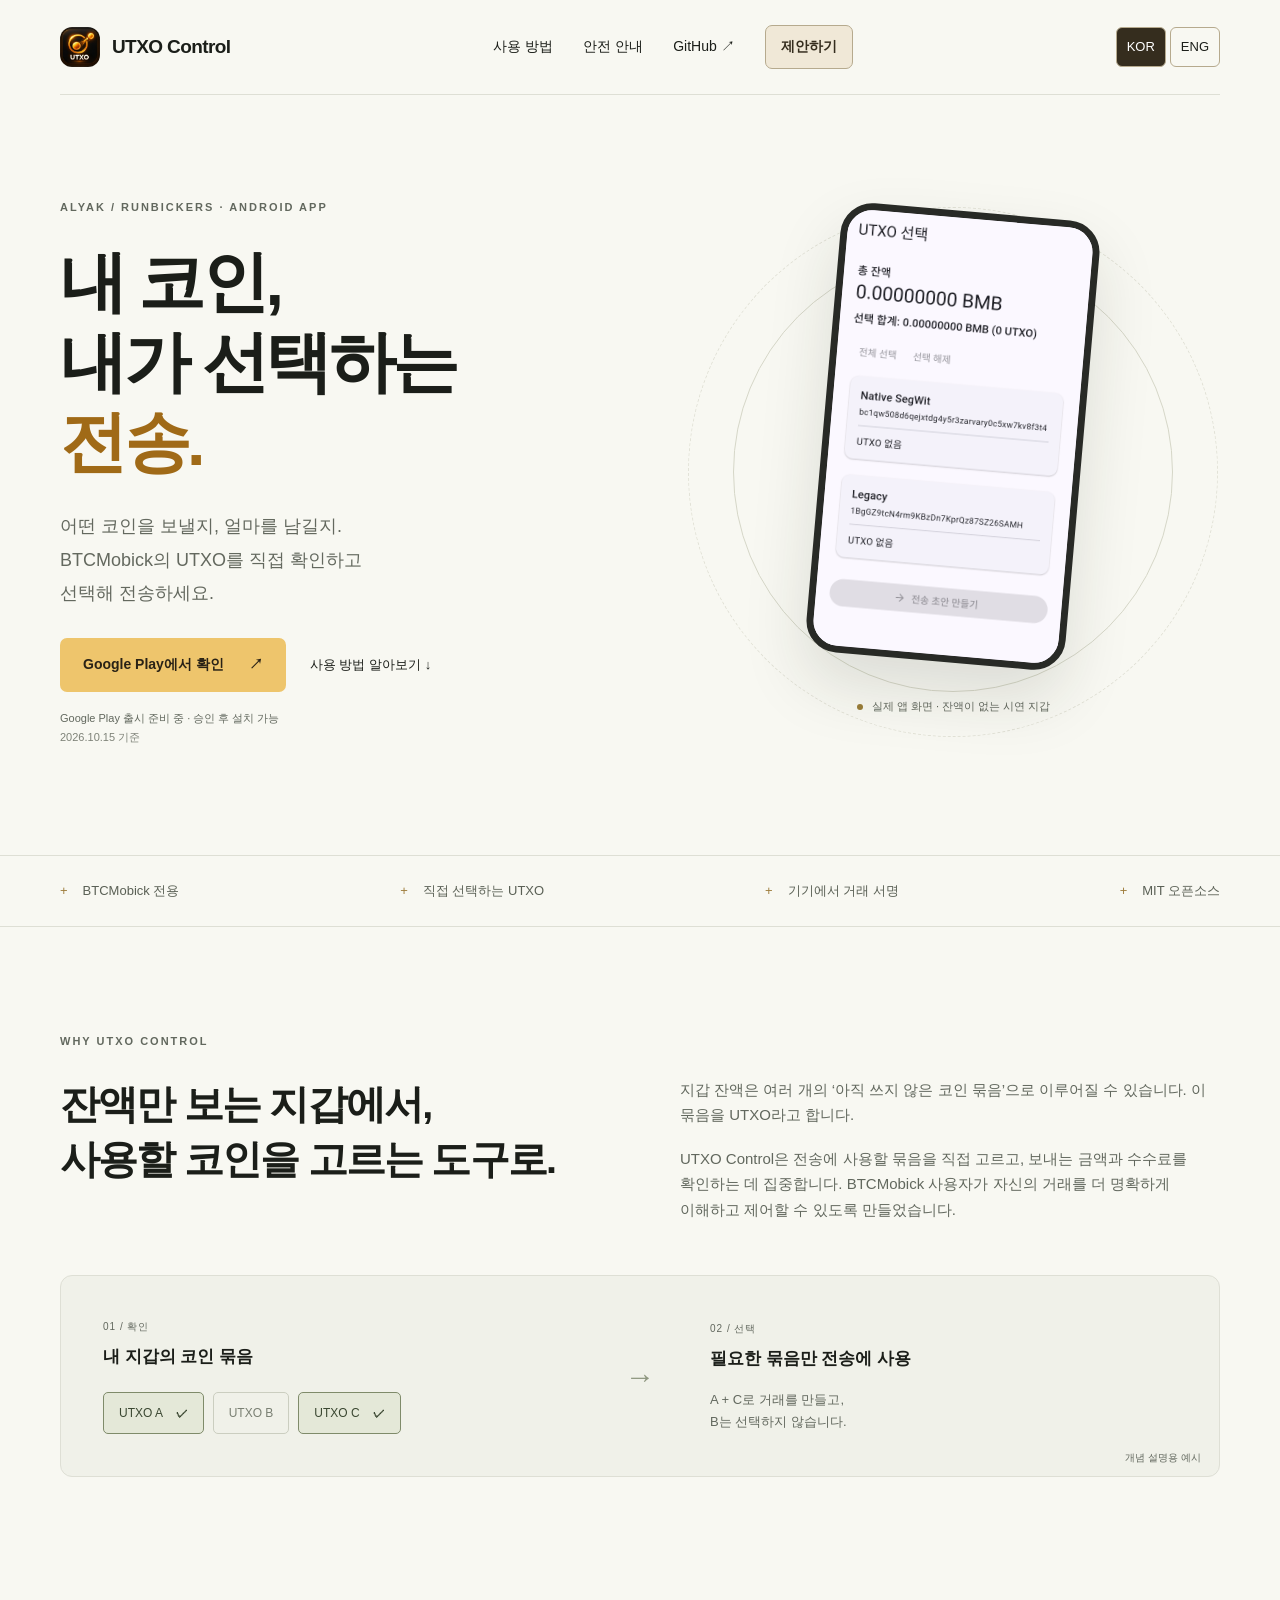
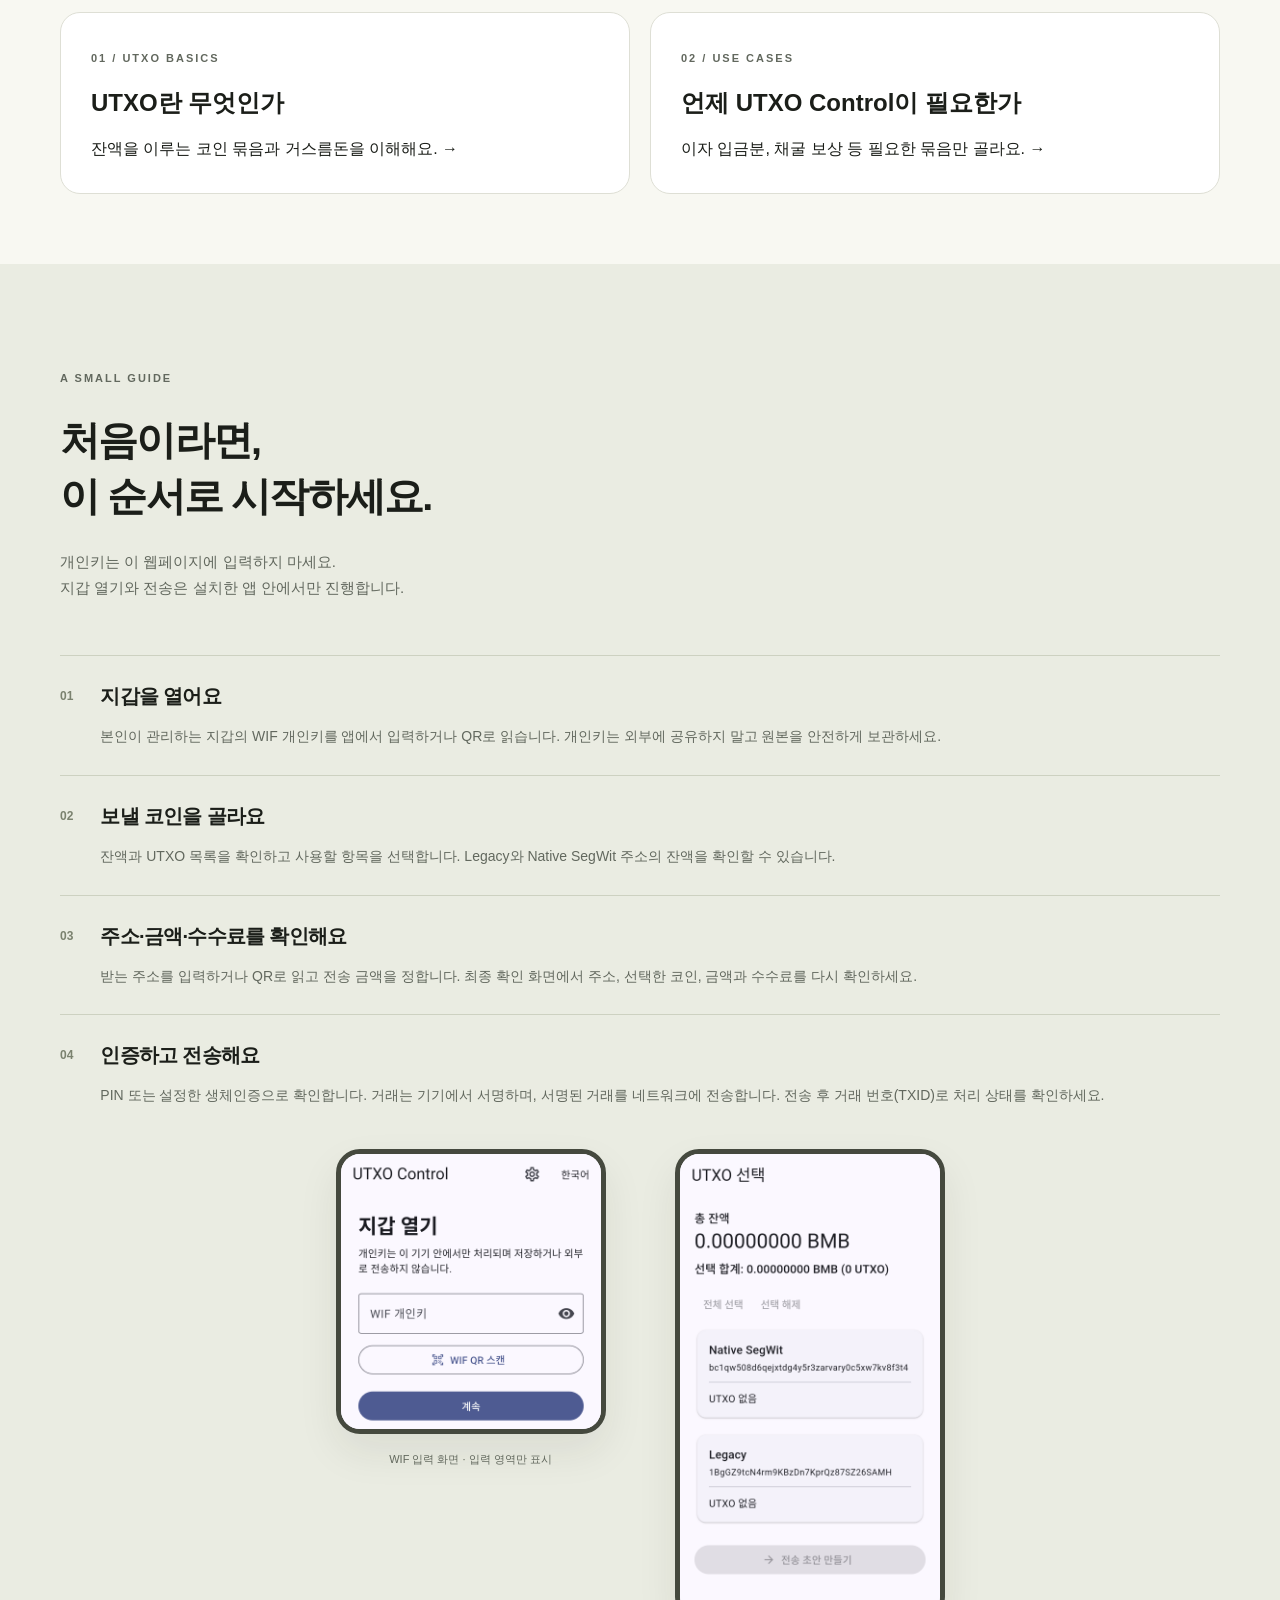
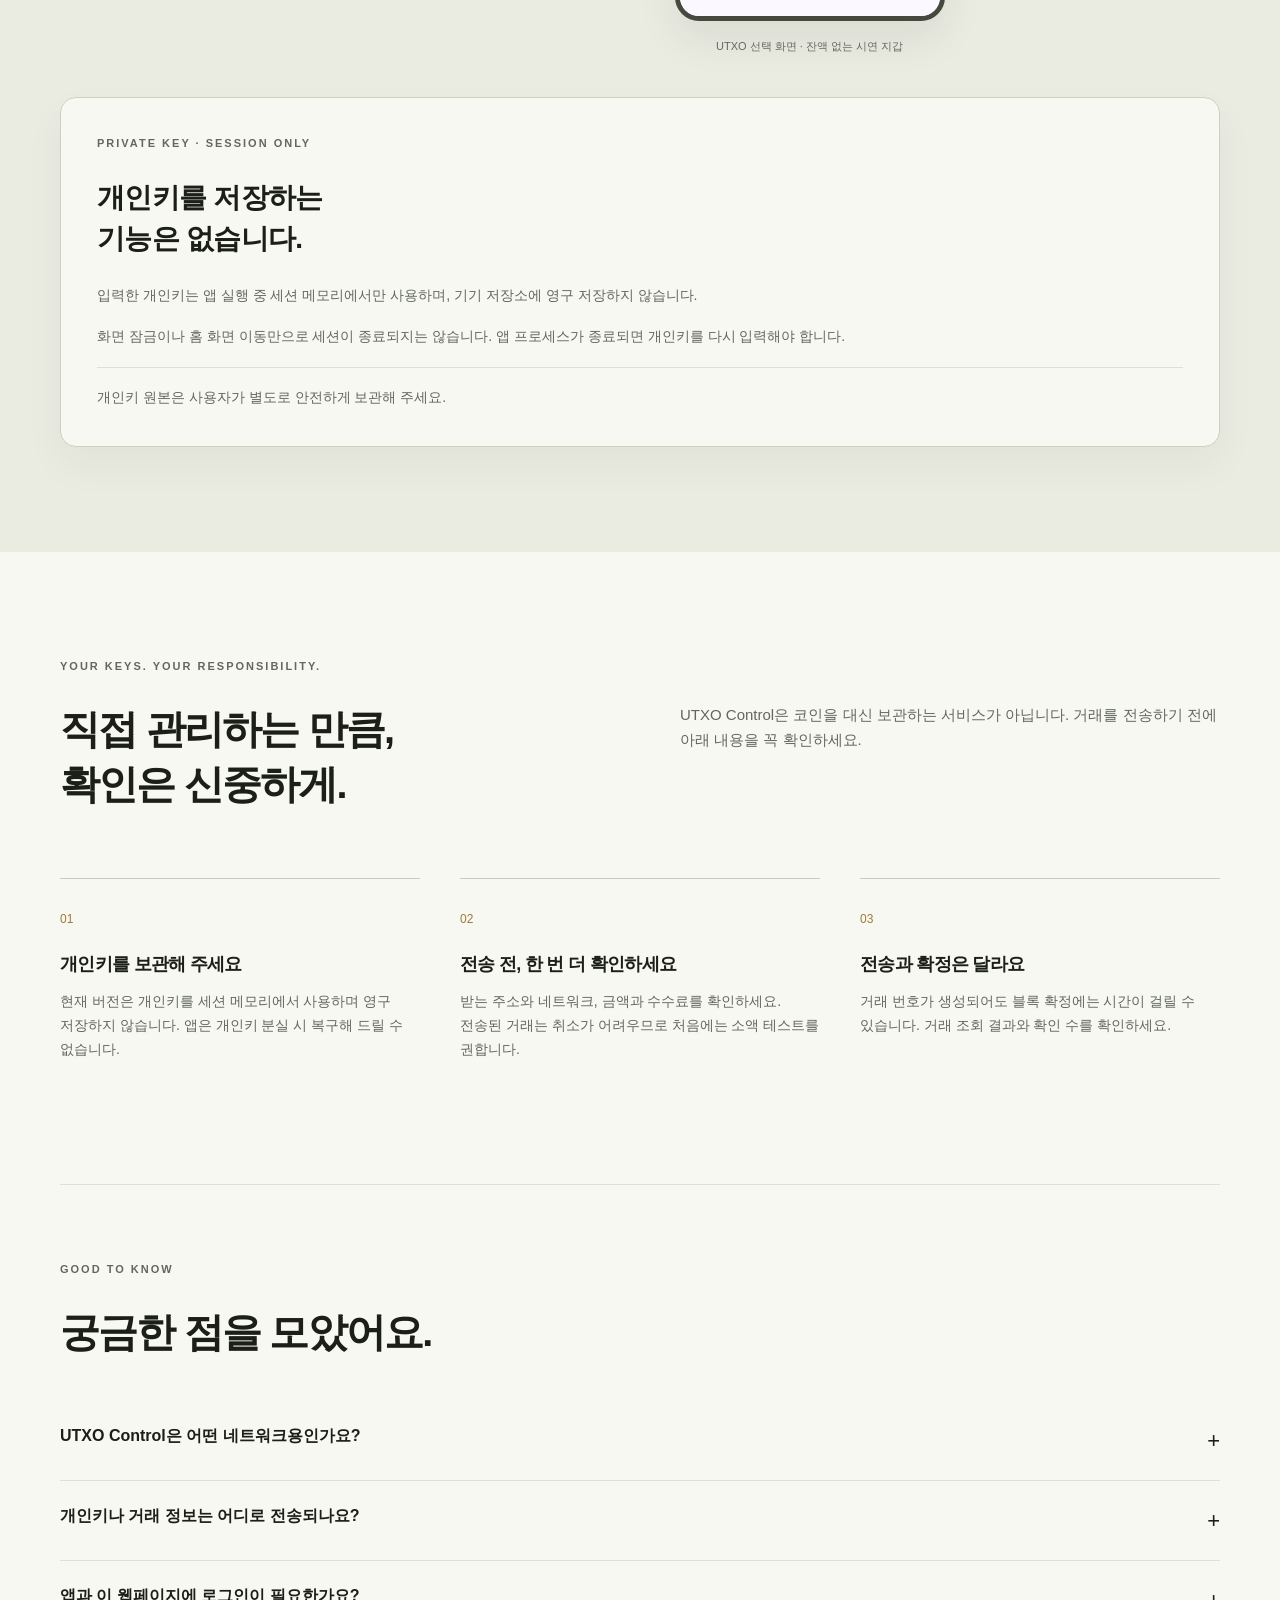
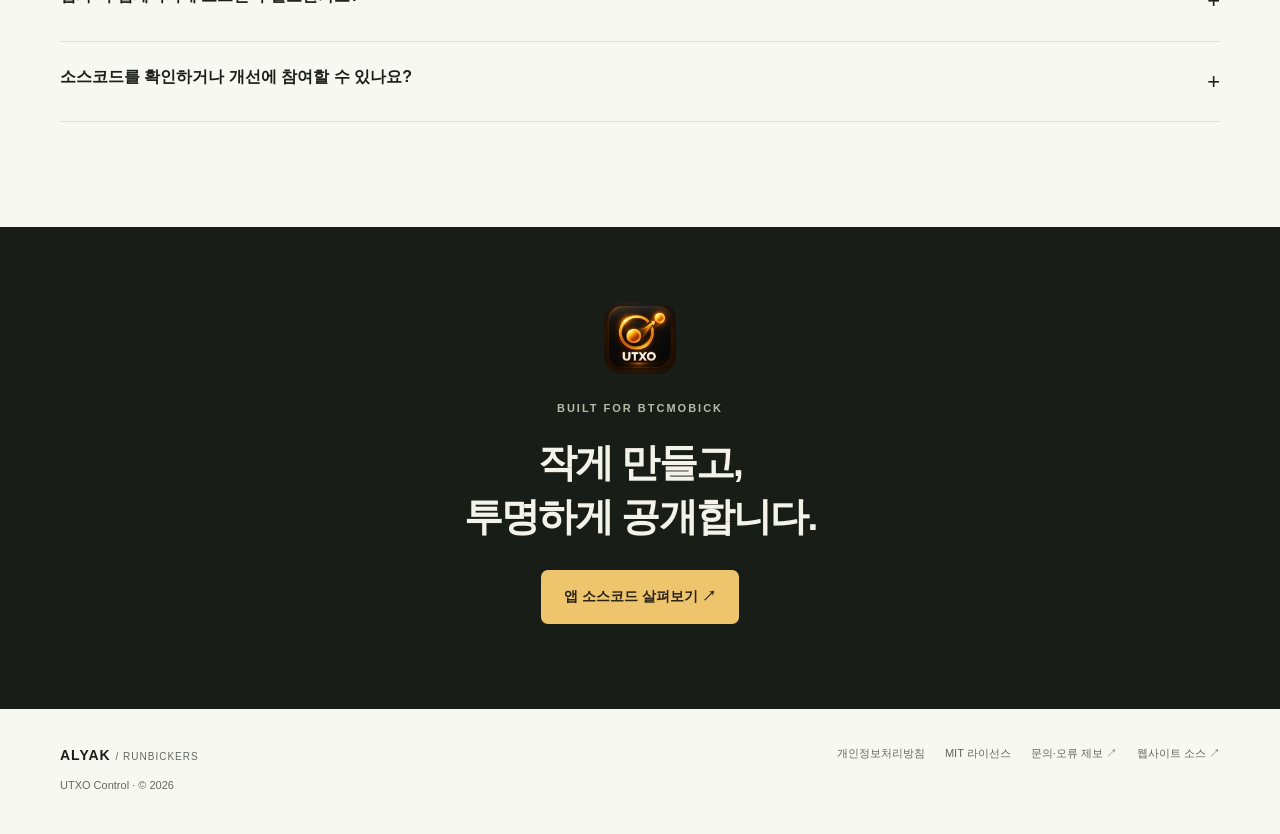
<file: index.html>
<!doctype html>
<html lang="ko">
<head>
  <meta charset="utf-8"><meta name="viewport" content="width=device-width, initial-scale=1">
  <title>UTXO Control — 내 코인, 내가 선택하는 전송</title>
  <meta name="description" content="BTCMobick UTXO를 직접 선택하고 전송하는 Android 오픈소스 앱. UTXO Control의 목적, 실제 화면, 사용 방법과 안전 수칙을 확인하세요.">
  <meta name="theme-color" content="#161713">
  <meta property="og:title" content="UTXO Control — 내 코인, 내가 선택하는 전송">
  <meta property="og:description" content="BTCMobick을 위한 작고 명확한 코인 컨트롤. 실제 화면과 함께 시작하세요.">
  <meta property="og:type" content="website"><meta property="og:url" content="https://utxo-control.runbickers.com/">
  <meta property="og:image" content="https://utxo-control.runbickers.com/assets/icon.png">
  <link rel="canonical" href="https://utxo-control.runbickers.com/">
  <link rel="alternate" hreflang="ko" href="https://utxo-control.runbickers.com/">
  <link rel="alternate" hreflang="en" href="https://utxo-control.runbickers.com/en.html">
  <link rel="icon" href="assets/icon.png"><link rel="stylesheet" href="style.css"><link rel="stylesheet" href="suggest.css"><link rel="stylesheet" href="key-notice.css?v=20261016-screens">
<link rel="stylesheet" href="learn.css"></head>
<body>
<a class="skip" href="#main">본문으로 바로가기</a>
<header class="header wrap">
  <a class="brand" href="#" aria-label="UTXO Control 처음으로"><img src="assets/icon.png" width="40" height="40" alt=""><span>UTXO Control</span></a>
  <nav aria-label="주요 메뉴"><a href="#guide">사용 방법</a><a href="#safety">안전 안내</a><a href="https://github.com/JeongwooShin/BTCMobickCoinControl">GitHub ↗</a><button class="suggest-button" id="suggest-button" type="button">제안하기</button></nav>
  <div class="languages" role="navigation" aria-label="언어 선택"><a href="./" lang="ko" aria-current="page">KOR</a><a href="en.html" lang="en">ENG</a></div>
</header>
<main id="main">
<section class="hero wrap">
  <div class="hero-copy"><p class="eyebrow">ALYAK / RUNBICKERS · ANDROID APP</p>
    <h1>내 코인,<br>내가 선택하는<br><em>전송.</em></h1>
    <p class="lead">어떤 코인을 보낼지, 얼마를 남길지.<br>BTCMobick의 UTXO를 직접 확인하고<br class="desktop"> 선택해 전송하세요.</p>
    <div class="actions"><a class="button gold" href="https://play.google.com/store/apps/details?id=com.runbickers.btcmobick_coin_control">Google Play에서 확인 <span>↗</span></a><a class="text-link" href="#guide">사용 방법 알아보기 ↓</a></div>
    <p class="release">Google Play 출시 준비 중 · 승인 후 설치 가능 <span>2026.10.15 기준</span></p>
  </div>
  <div class="hero-visual"><span class="orbit orbit-one"></span><span class="orbit orbit-two"></span><div class="device"><img src="assets/utxo-selection.png" width="1080" height="1920" alt="UTXO 선택 화면: 총 잔액과 선택 금액, Legacy 및 Native SegWit 주소별 목록" fetchpriority="high"></div><p class="visual-caption"><span></span> 실제 앱 화면 · 잔액이 없는 시연 지갑</p></div>
</section>
<div class="facts"><div class="wrap fact-row"><span>BTCMobick 전용</span><span>직접 선택하는 UTXO</span><span>기기에서 거래 서명</span><span>MIT 오픈소스</span></div></div>
<section class="intro wrap section" id="about"><p class="eyebrow">WHY UTXO CONTROL</p><div class="split"><h2>잔액만 보는 지갑에서,<br>사용할 코인을 고르는 도구로.</h2><div><p>지갑 잔액은 여러 개의 ‘아직 쓰지 않은 코인 묶음’으로 이루어질 수 있습니다. 이 묶음을 UTXO라고 합니다.</p><p>UTXO Control은 전송에 사용할 묶음을 직접 고르고, 보내는 금액과 수수료를 확인하는 데 집중합니다. BTCMobick 사용자가 자신의 거래를 더 명확하게 이해하고 제어할 수 있도록 만들었습니다.</p></div></div>
  <div class="concept" aria-label="UTXO 선택 예시"><div><span class="tiny">01 / 확인</span><strong>내 지갑의 코인 묶음</strong><div class="coins"><span class="coin chosen">UTXO A <b>✓</b></span><span class="coin">UTXO B</span><span class="coin chosen">UTXO C <b>✓</b></span></div></div><span class="arrow" aria-hidden="true">→</span><div><span class="tiny">02 / 선택</span><strong>필요한 묶음만 전송에 사용</strong><p>A + C로 거래를 만들고,<br>B는 선택하지 않습니다.</p></div><span class="example">개념 설명용 예시</span></div>
</section>
<section class="wrap" aria-label="UTXO 더 알아보기"><div class="learn-links"><a href="utxo.html"><span class="eyebrow">01 / UTXO BASICS</span><strong>UTXO란 무엇인가</strong><span>잔액을 이루는 코인 묶음과 거스름돈을 이해해요. →</span></a><a href="use-cases.html"><span class="eyebrow">02 / USE CASES</span><strong>언제 UTXO Control이 필요한가</strong><span>이자 입금분, 채굴 보상 등 필요한 묶음만 골라요. →</span></a></div></section>
<section class="guide section" id="guide"><div class="wrap"><p class="eyebrow">A SMALL GUIDE</p><h2>처음이라면,<br>이 순서로 시작하세요.</h2><p class="section-intro">개인키는 이 웹페이지에 입력하지 마세요.<br>지갑 열기와 전송은 설치한 앱 안에서만 진행합니다.</p>
<div class="guide-layout">
<ol class="steps"><li><span>01</span><div><h3>지갑을 열어요</h3><p>본인이 관리하는 지갑의 WIF 개인키를 앱에서 입력하거나 QR로 읽습니다. 개인키는 외부에 공유하지 말고 원본을 안전하게 보관하세요.</p></div></li><li><span>02</span><div><h3>보낼 코인을 골라요</h3><p>잔액과 UTXO 목록을 확인하고 사용할 항목을 선택합니다. Legacy와 Native SegWit 주소의 잔액을 확인할 수 있습니다.</p></div></li><li><span>03</span><div><h3>주소·금액·수수료를 확인해요</h3><p>받는 주소를 입력하거나 QR로 읽고 전송 금액을 정합니다. 최종 확인 화면에서 주소, 선택한 코인, 금액과 수수료를 다시 확인하세요.</p></div></li><li><span>04</span><div><h3>인증하고 전송해요</h3><p>PIN 또는 설정한 생체인증으로 확인합니다. 거래는 기기에서 서명하며, 서명된 거래를 네트워크에 전송합니다. 전송 후 거래 번호(TXID)로 처리 상태를 확인하세요.</p></div></li></ol><div class="guide-screens" aria-label="앱 화면 예시"><figure><div class="screen-frame wif-crop"><img src="assets/wallet-open.png" width="1080" height="1920" loading="lazy" alt="WIF 개인키 입력, QR 스캔 및 계속 버튼"></div><figcaption>WIF 입력 화면 · 입력 영역만 표시</figcaption></figure><figure><div class="screen-frame"><img src="assets/utxo-selection.png" width="1080" height="1920" loading="lazy" alt="UTXO 선택 화면: Legacy 및 Native SegWit 목록"></div><figcaption>UTXO 선택 화면 · 잔액 없는 시연 지갑</figcaption></figure></div><aside class="key-notice" aria-labelledby="key-notice-title"><p class="eyebrow">PRIVATE KEY · SESSION ONLY</p><h3 id="key-notice-title">개인키를 저장하는<br>기능은 없습니다.</h3><p>입력한 개인키는 앱 실행 중 세션 메모리에서만 사용하며, 기기 저장소에 영구 저장하지 않습니다.</p><p>화면 잠금이나 홈 화면 이동만으로 세션이 종료되지는 않습니다. 앱 프로세스가 종료되면 개인키를 다시 입력해야 합니다.</p><p class="key-reminder">개인키 원본은 사용자가 별도로 안전하게 보관해 주세요.</p></aside></div>
</div></section>
<section class="wrap section safety" id="safety"><p class="eyebrow">YOUR KEYS. YOUR RESPONSIBILITY.</p><div class="split"><h2>직접 관리하는 만큼,<br>확인은 신중하게.</h2><p>UTXO Control은 코인을 대신 보관하는 서비스가 아닙니다. 거래를 전송하기 전에 아래 내용을 꼭 확인하세요.</p></div><div class="safety-grid"><article><span>01</span><h3>개인키를 보관해 주세요</h3><p>현재 버전은 개인키를 세션 메모리에서 사용하며 영구 저장하지 않습니다. 앱은 개인키 분실 시 복구해 드릴 수 없습니다.</p></article><article><span>02</span><h3>전송 전, 한 번 더 확인하세요</h3><p>받는 주소와 네트워크, 금액과 수수료를 확인하세요. 전송된 거래는 취소가 어려우므로 처음에는 소액 테스트를 권합니다.</p></article><article><span>03</span><h3>전송과 확정은 달라요</h3><p>거래 번호가 생성되어도 블록 확정에는 시간이 걸릴 수 있습니다. 거래 조회 결과와 확인 수를 확인하세요.</p></article></div></section>
<section class="faq wrap section"><p class="eyebrow">GOOD TO KNOW</p><h2>궁금한 점을 모았어요.</h2><details><summary>UTXO Control은 어떤 네트워크용인가요?</summary><p>BTCMobick을 위한 도구입니다. 다른 네트워크의 코인을 지원한다고 가정하지 마세요. 주소 형태가 비슷해도 사용하려는 네트워크를 먼저 확인해야 합니다.</p></details><details><summary>개인키나 거래 정보는 어디로 전송되나요?</summary><p>거래 서명은 기기에서 수행하며 개인키 자체를 조회 서버로 전송하지 않도록 설계했습니다. 잔액·UTXO 조회와 거래 전송에는 외부 네트워크 서비스가 사용되므로 주소 관련 조회 정보와 접속 IP 등은 해당 서비스에 전달될 수 있습니다. 자세한 내용은 개인정보처리방침을 확인하세요.</p></details><details><summary>앱과 이 웹페이지에 로그인이 필요한가요?</summary><p>별도의 서비스 계정 가입 없이 이용합니다. 앱의 PIN은 로그인 비밀번호가 아니라 지갑을 보호하는 잠금장치입니다. 전송 작업 중 다른 앱이나 홈 화면으로 이동하면 화면을 잠그고, 돌아왔을 때 다시 인증하도록 해 다른 사람이 지갑을 사용하는 것을 막아줍니다. 이 소개 페이지에는 지갑 연결, 개인키 입력, 결제, 분석용 스크립트를 넣지 않았습니다.</p></details><details><summary>소스코드를 확인하거나 개선에 참여할 수 있나요?</summary><p>네. 앱 소스는 GitHub에 MIT 라이선스로 공개되어 있습니다. 오류 제보와 개선 제안은 GitHub Issues로 남겨 주세요. 개인키, 복구 문구나 개인정보는 올리지 마세요.</p></details></section>
<section class="closing"><div class="wrap"><img src="assets/icon.png" width="72" height="72" alt="UTXO Control 아이콘" loading="lazy"><p class="eyebrow">BUILT FOR BTCMOBICK</p><h2>작게 만들고,<br>투명하게 공개합니다.</h2><a class="button gold" href="https://github.com/JeongwooShin/BTCMobickCoinControl">앱 소스코드 살펴보기 ↗</a></div></section>
</main>
<footer class="wrap"><div><strong><a href="https://alyak.runbickers.com/" aria-label="ALYAK 브랜드 홈페이지">ALYAK</a> <span>/ RUNBICKERS</span></strong><p>UTXO Control · © 2026</p></div><nav aria-label="관련 정보"><a href="https://github.com/JeongwooShin/runbickers.github.io/blob/main/policies/utxo-control-privacy.md">개인정보처리방침</a><a href="https://github.com/JeongwooShin/BTCMobickCoinControl/blob/main/LICENSE">MIT 라이선스</a><a href="https://github.com/JeongwooShin/BTCMobickCoinControl/issues">문의·오류 제보 ↗</a><a href="https://github.com/JeongwooShin/utxo-control-site">웹사이트 소스 ↗</a></nav></footer>
<script src="suggest.js" defer></script>
</body></html>
</file>
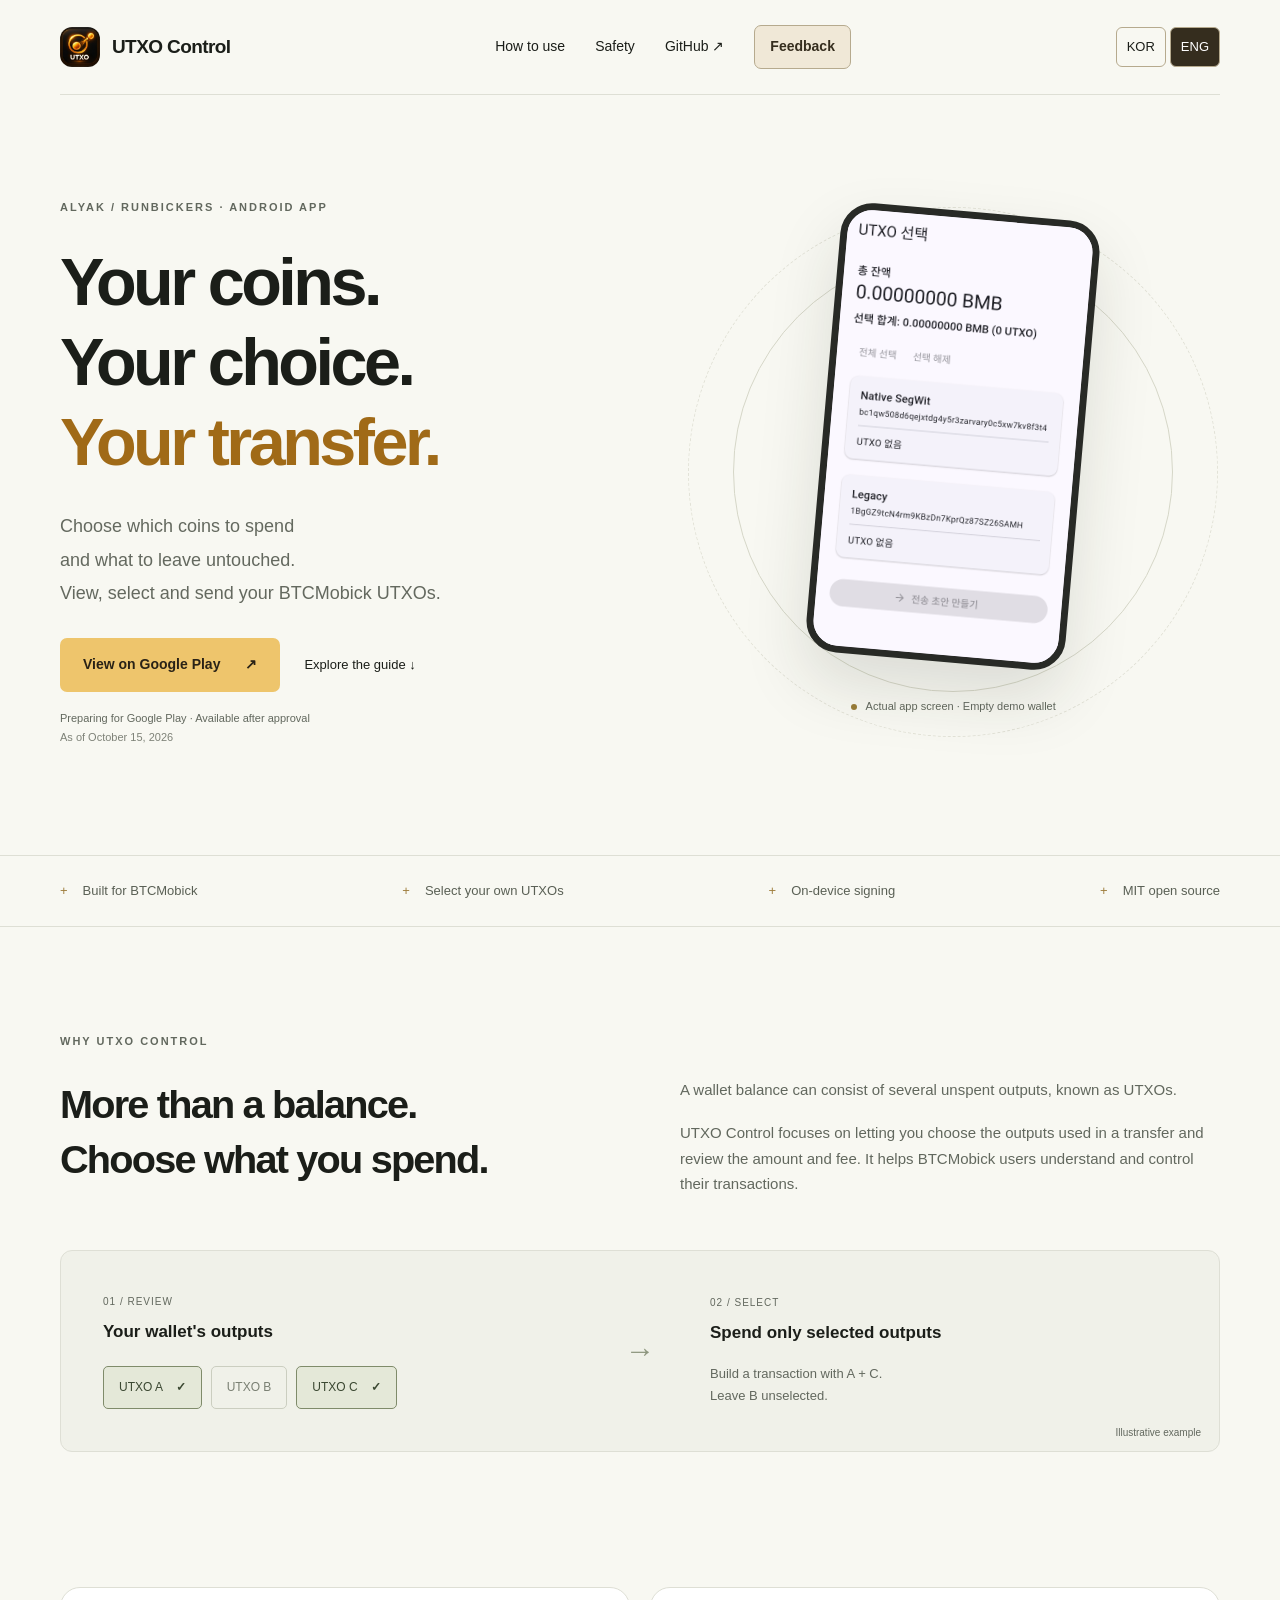
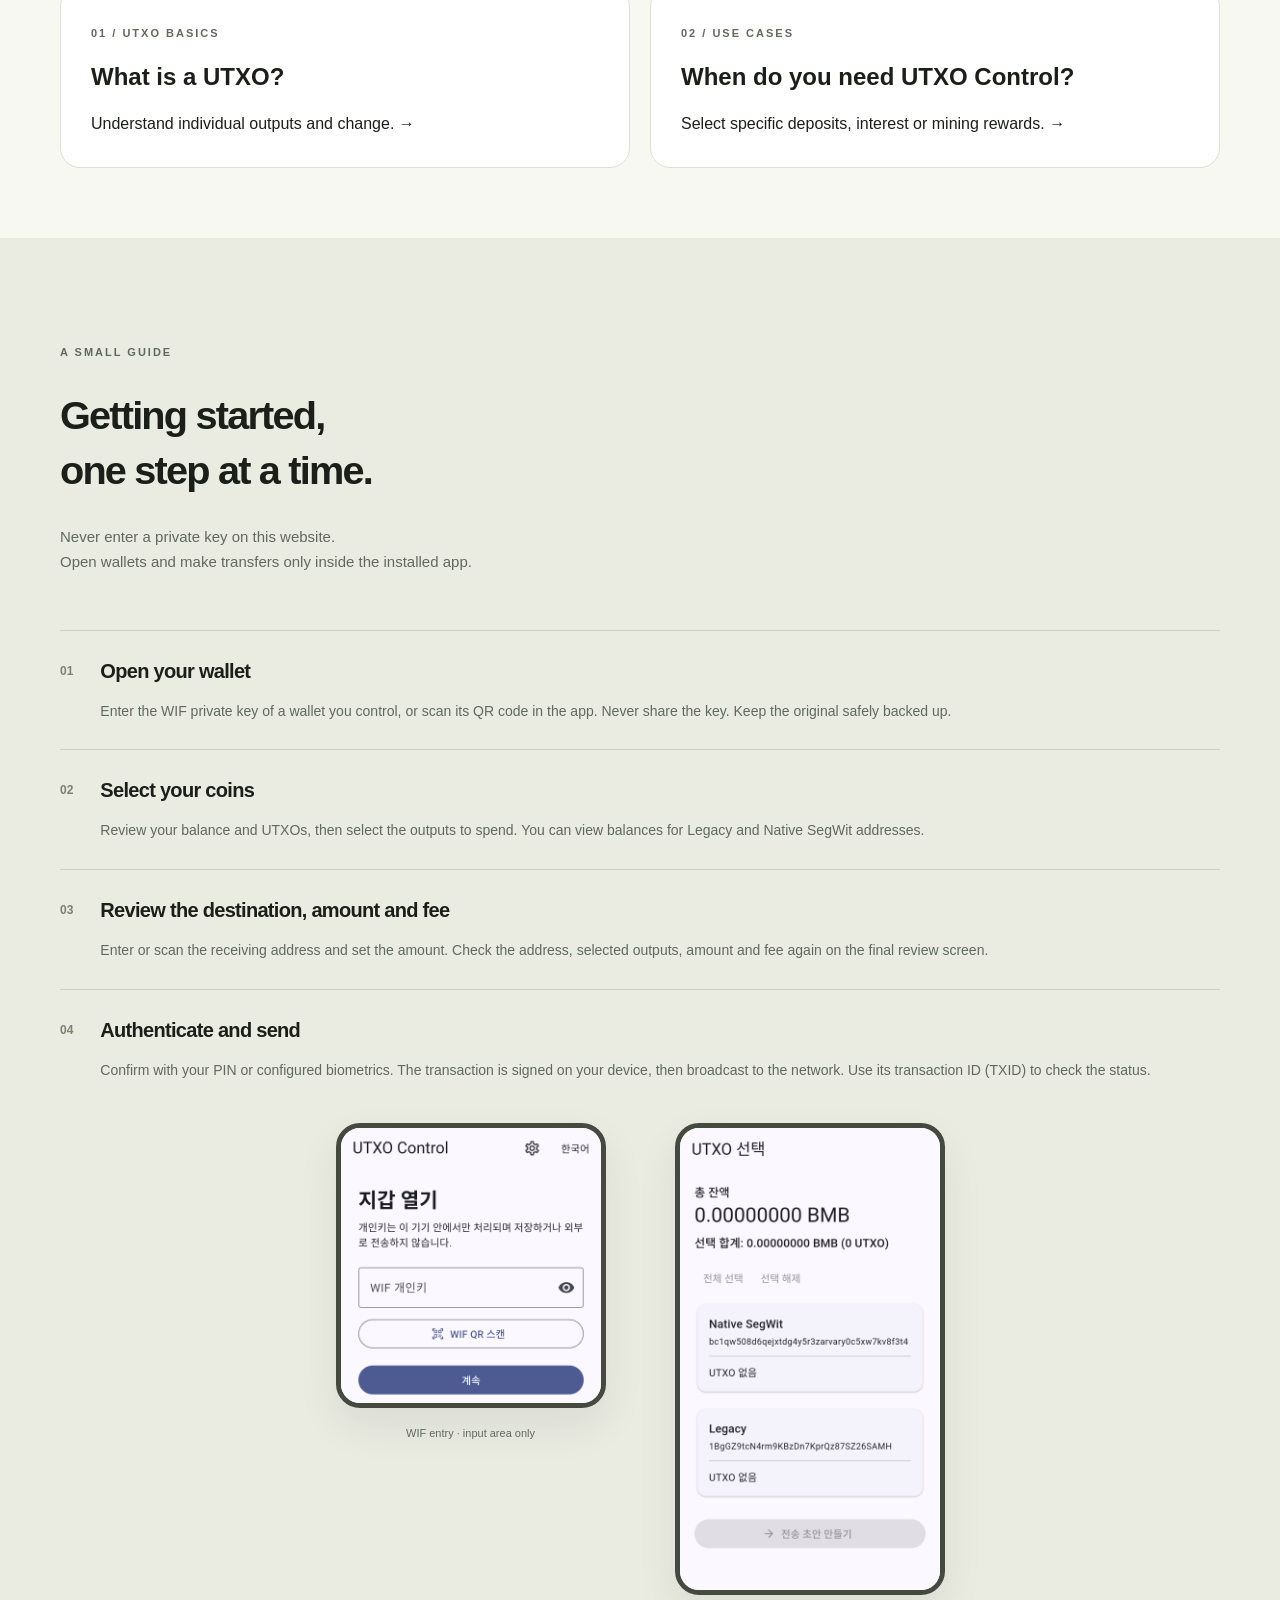
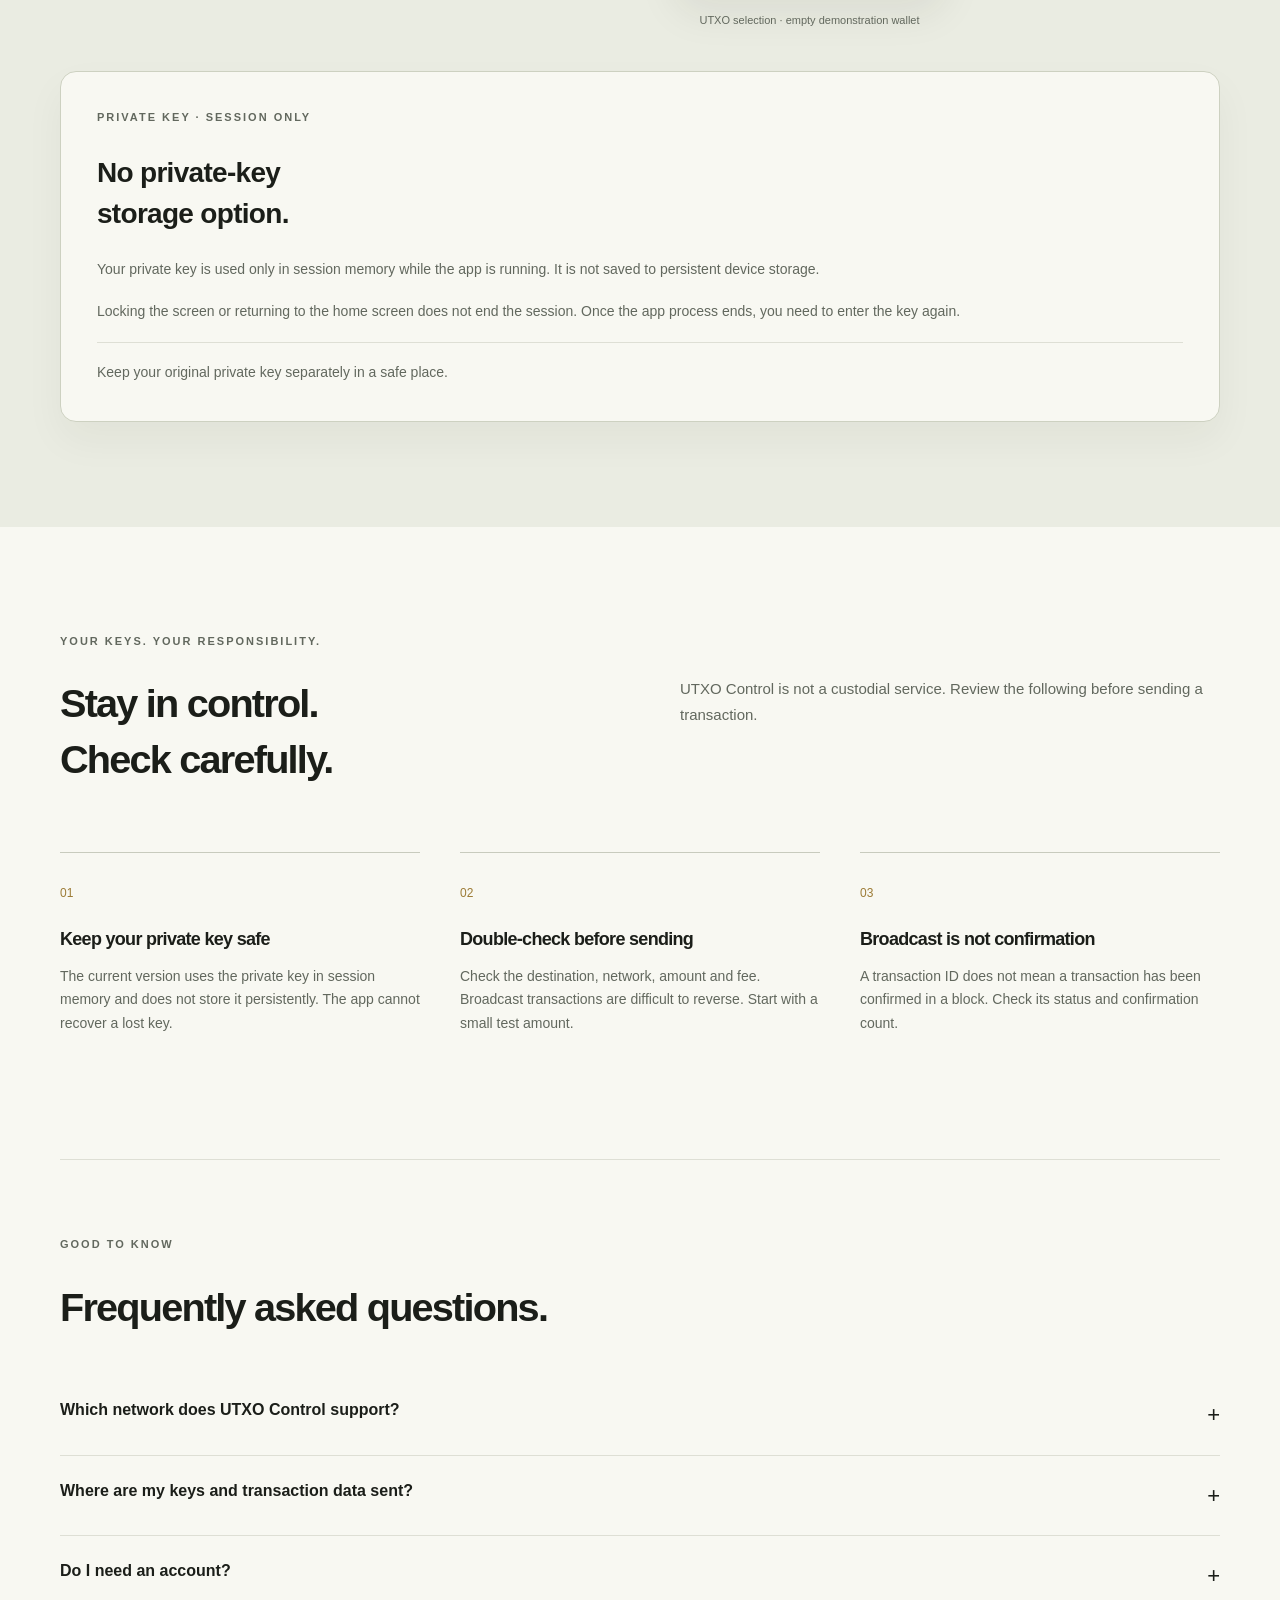
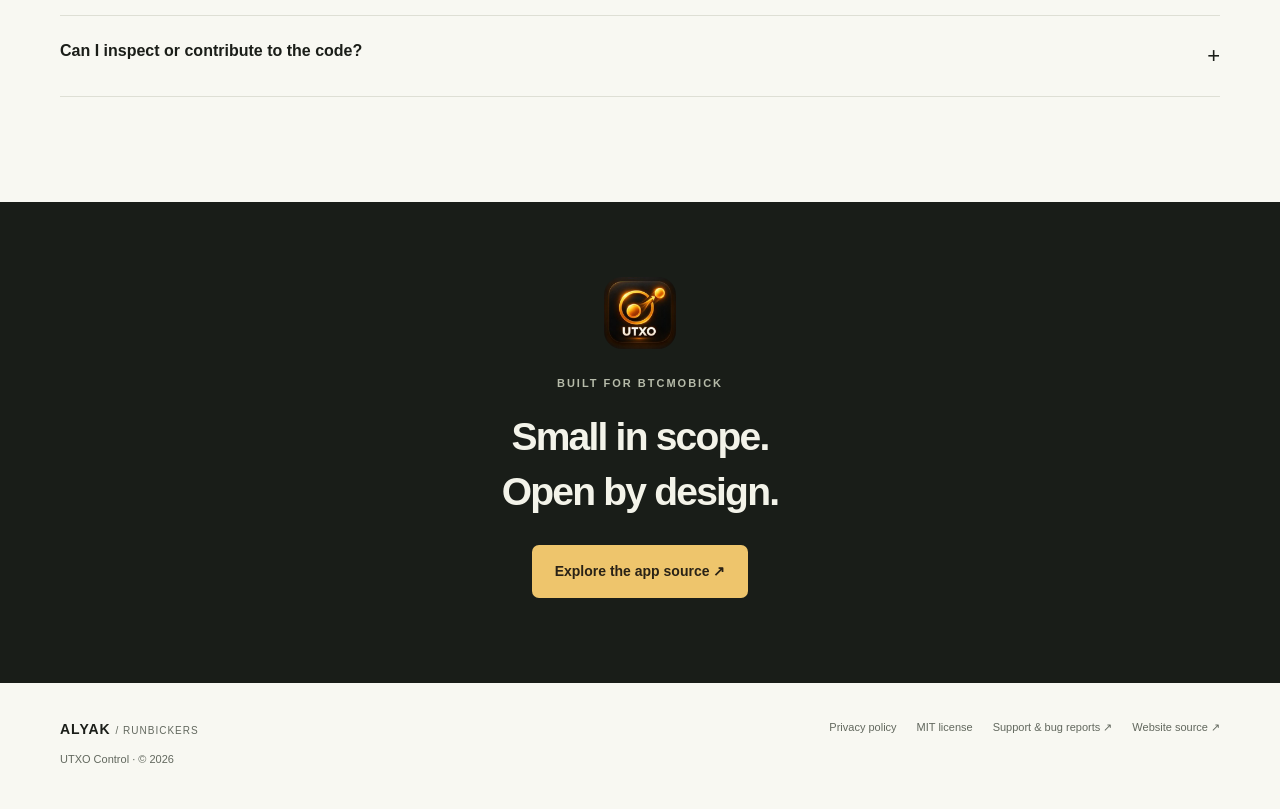
<file: en.html>
<!doctype html>
<html lang="en">
<head>
<meta charset="utf-8"><meta name="viewport" content="width=device-width, initial-scale=1">
<title>UTXO Control — Your coins. Your choice.</title>
<meta name="description" content="An open-source Android app for selecting and sending BTCMobick UTXOs. Explore the app, usage guide and safety information.">
<meta name="theme-color" content="#161713">
<meta property="og:title" content="UTXO Control — Your coins. Your choice."><meta property="og:description" content="Simple, transparent coin control for BTCMobick."><meta property="og:type" content="website"><meta property="og:url" content="https://utxo-control.runbickers.com/en.html"><meta property="og:image" content="https://utxo-control.runbickers.com/assets/icon.png">
<link rel="canonical" href="https://utxo-control.runbickers.com/en.html"><link rel="alternate" hreflang="ko" href="https://utxo-control.runbickers.com/"><link rel="alternate" hreflang="en" href="https://utxo-control.runbickers.com/en.html">
<link rel="icon" href="assets/icon.png"><link rel="stylesheet" href="style.css"><link rel="stylesheet" href="suggest.css"><link rel="stylesheet" href="key-notice.css?v=20261016-screens">
<link rel="stylesheet" href="learn.css"></head><body>
<a class="skip" href="#main">Skip to content</a>
<header class="header wrap"><a class="brand" href="en.html" aria-label="UTXO Control home"><img src="assets/icon.png" width="40" height="40" alt=""><span>UTXO Control</span></a><nav aria-label="Main navigation"><a href="#guide">How to use</a><a href="#safety">Safety</a><a href="https://github.com/JeongwooShin/BTCMobickCoinControl">GitHub ↗</a><button class="suggest-button" id="suggest-button" type="button">Feedback</button></nav><div class="languages" role="navigation" aria-label="Language"><a href="./" lang="ko">KOR</a><a href="en.html" lang="en" aria-current="page">ENG</a></div></header>
<main id="main">
<section class="hero wrap"><div class="hero-copy"><p class="eyebrow">ALYAK / RUNBICKERS · ANDROID APP</p><h1>Your coins.<br>Your choice.<br><em>Your transfer.</em></h1><p class="lead">Choose which coins to spend<br>and what to leave untouched.<br>View, select and send your BTCMobick UTXOs.</p><div class="actions"><a class="button gold" href="https://play.google.com/store/apps/details?id=com.runbickers.btcmobick_coin_control">View on Google Play <span>↗</span></a><a class="text-link" href="#guide">Explore the guide ↓</a></div><p class="release">Preparing for Google Play · Available after approval <span>As of October 15, 2026</span></p></div><div class="hero-visual"><span class="orbit orbit-one"></span><span class="orbit orbit-two"></span><div class="device"><img src="assets/utxo-selection.png" width="1080" height="1920" alt="Actual Korean app screen showing UTXO selection, balances and Legacy and Native SegWit addresses" fetchpriority="high"></div><p class="visual-caption"><span></span> Actual app screen · Empty demo wallet</p></div></section>
<div class="facts"><div class="wrap fact-row"><span>Built for BTCMobick</span><span>Select your own UTXOs</span><span>On-device signing</span><span>MIT open source</span></div></div>
<section class="intro wrap section" id="about"><p class="eyebrow">WHY UTXO CONTROL</p><div class="split"><h2>More than a balance.<br>Choose what you spend.</h2><div><p>A wallet balance can consist of several unspent outputs, known as UTXOs.</p><p>UTXO Control focuses on letting you choose the outputs used in a transfer and review the amount and fee. It helps BTCMobick users understand and control their transactions.</p></div></div><div class="concept" aria-label="Example of UTXO selection"><div><span class="tiny">01 / REVIEW</span><strong>Your wallet's outputs</strong><div class="coins"><span class="coin chosen">UTXO A <b>✓</b></span><span class="coin">UTXO B</span><span class="coin chosen">UTXO C <b>✓</b></span></div></div><span class="arrow" aria-hidden="true">→</span><div><span class="tiny">02 / SELECT</span><strong>Spend only selected outputs</strong><p>Build a transaction with A + C.<br>Leave B unselected.</p></div><span class="example">Illustrative example</span></div></section>
<section class="wrap" aria-label="Learn about UTXOs"><div class="learn-links"><a href="utxo-en.html"><span class="eyebrow">01 / UTXO BASICS</span><strong>What is a UTXO?</strong><span>Understand individual outputs and change. →</span></a><a href="use-cases-en.html"><span class="eyebrow">02 / USE CASES</span><strong>When do you need UTXO Control?</strong><span>Select specific deposits, interest or mining rewards. →</span></a></div></section>
<section class="guide section" id="guide"><div class="wrap"><p class="eyebrow">A SMALL GUIDE</p><h2>Getting started,<br>one step at a time.</h2><p class="section-intro">Never enter a private key on this website.<br>Open wallets and make transfers only inside the installed app.</p><div class="guide-layout"><ol class="steps"><li><span>01</span><div><h3>Open your wallet</h3><p>Enter the WIF private key of a wallet you control, or scan its QR code in the app. Never share the key. Keep the original safely backed up.</p></div></li><li><span>02</span><div><h3>Select your coins</h3><p>Review your balance and UTXOs, then select the outputs to spend. You can view balances for Legacy and Native SegWit addresses.</p></div></li><li><span>03</span><div><h3>Review the destination, amount and fee</h3><p>Enter or scan the receiving address and set the amount. Check the address, selected outputs, amount and fee again on the final review screen.</p></div></li><li><span>04</span><div><h3>Authenticate and send</h3><p>Confirm with your PIN or configured biometrics. The transaction is signed on your device, then broadcast to the network. Use its transaction ID (TXID) to check the status.</p></div></li></ol><div class="guide-screens" aria-label="App screen examples"><figure><div class="screen-frame wif-crop"><img src="assets/wallet-open.png" width="1080" height="1920" loading="lazy" alt="WIF private-key entry, QR scan and Continue button"></div><figcaption>WIF entry · input area only</figcaption></figure><figure><div class="screen-frame"><img src="assets/utxo-selection.png" width="1080" height="1920" loading="lazy" alt="UTXO selection: Legacy and Native SegWit lists"></div><figcaption>UTXO selection · empty demonstration wallet</figcaption></figure></div><aside class="key-notice" aria-labelledby="key-notice-title"><p class="eyebrow">PRIVATE KEY · SESSION ONLY</p><h3 id="key-notice-title">No private-key<br>storage option.</h3><p>Your private key is used only in session memory while the app is running. It is not saved to persistent device storage.</p><p>Locking the screen or returning to the home screen does not end the session. Once the app process ends, you need to enter the key again.</p><p class="key-reminder">Keep your original private key separately in a safe place.</p></aside></div></div></section>
<section class="wrap section safety" id="safety"><p class="eyebrow">YOUR KEYS. YOUR RESPONSIBILITY.</p><div class="split"><h2>Stay in control.<br>Check carefully.</h2><p>UTXO Control is not a custodial service. Review the following before sending a transaction.</p></div><div class="safety-grid"><article><span>01</span><h3>Keep your private key safe</h3><p>The current version uses the private key in session memory and does not store it persistently. The app cannot recover a lost key.</p></article><article><span>02</span><h3>Double-check before sending</h3><p>Check the destination, network, amount and fee. Broadcast transactions are difficult to reverse. Start with a small test amount.</p></article><article><span>03</span><h3>Broadcast is not confirmation</h3><p>A transaction ID does not mean a transaction has been confirmed in a block. Check its status and confirmation count.</p></article></div></section>
<section class="faq wrap section"><p class="eyebrow">GOOD TO KNOW</p><h2>Frequently asked questions.</h2><details><summary>Which network does UTXO Control support?</summary><p>It is built for BTCMobick. Do not assume it supports other networks. Similar-looking addresses do not guarantee network compatibility.</p></details><details><summary>Where are my keys and transaction data sent?</summary><p>Signing takes place on your device. The app is designed not to send the private key itself to the lookup server. Balance queries and transaction broadcasting use external network services, which may receive address-related queries and your IP address. See the privacy policy for details.</p></details><details><summary>Do I need an account?</summary><p>No separate service account is required. The app PIN is a local wallet lock, not an account password. Leaving the app during a transfer locks the screen and requires authentication when you return. This website contains no wallet connection, private-key entry, payment form or analytics scripts.</p></details><details><summary>Can I inspect or contribute to the code?</summary><p>Yes. The app source is available on GitHub under the MIT license. Report bugs and suggest improvements through GitHub Issues. Never include private keys, recovery phrases or personal information.</p></details></section>
<section class="closing"><div class="wrap"><img src="assets/icon.png" width="72" height="72" alt="UTXO Control icon" loading="lazy"><p class="eyebrow">BUILT FOR BTCMOBICK</p><h2>Small in scope.<br>Open by design.</h2><a class="button gold" href="https://github.com/JeongwooShin/BTCMobickCoinControl">Explore the app source ↗</a></div></section>
</main><footer class="wrap"><div><strong><a href="https://alyak.runbickers.com/" aria-label="ALYAK brand website">ALYAK</a> <span>/ RUNBICKERS</span></strong><p>UTXO Control · © 2026</p></div><nav aria-label="More information"><a href="https://github.com/JeongwooShin/runbickers.github.io/blob/main/policies/utxo-control-privacy.md">Privacy policy</a><a href="https://github.com/JeongwooShin/BTCMobickCoinControl/blob/main/LICENSE">MIT license</a><a href="https://github.com/JeongwooShin/BTCMobickCoinControl/issues">Support &amp; bug reports ↗</a><a href="https://github.com/JeongwooShin/utxo-control-site">Website source ↗</a></nav></footer><script src="suggest.js" defer></script></body></html>
</file>
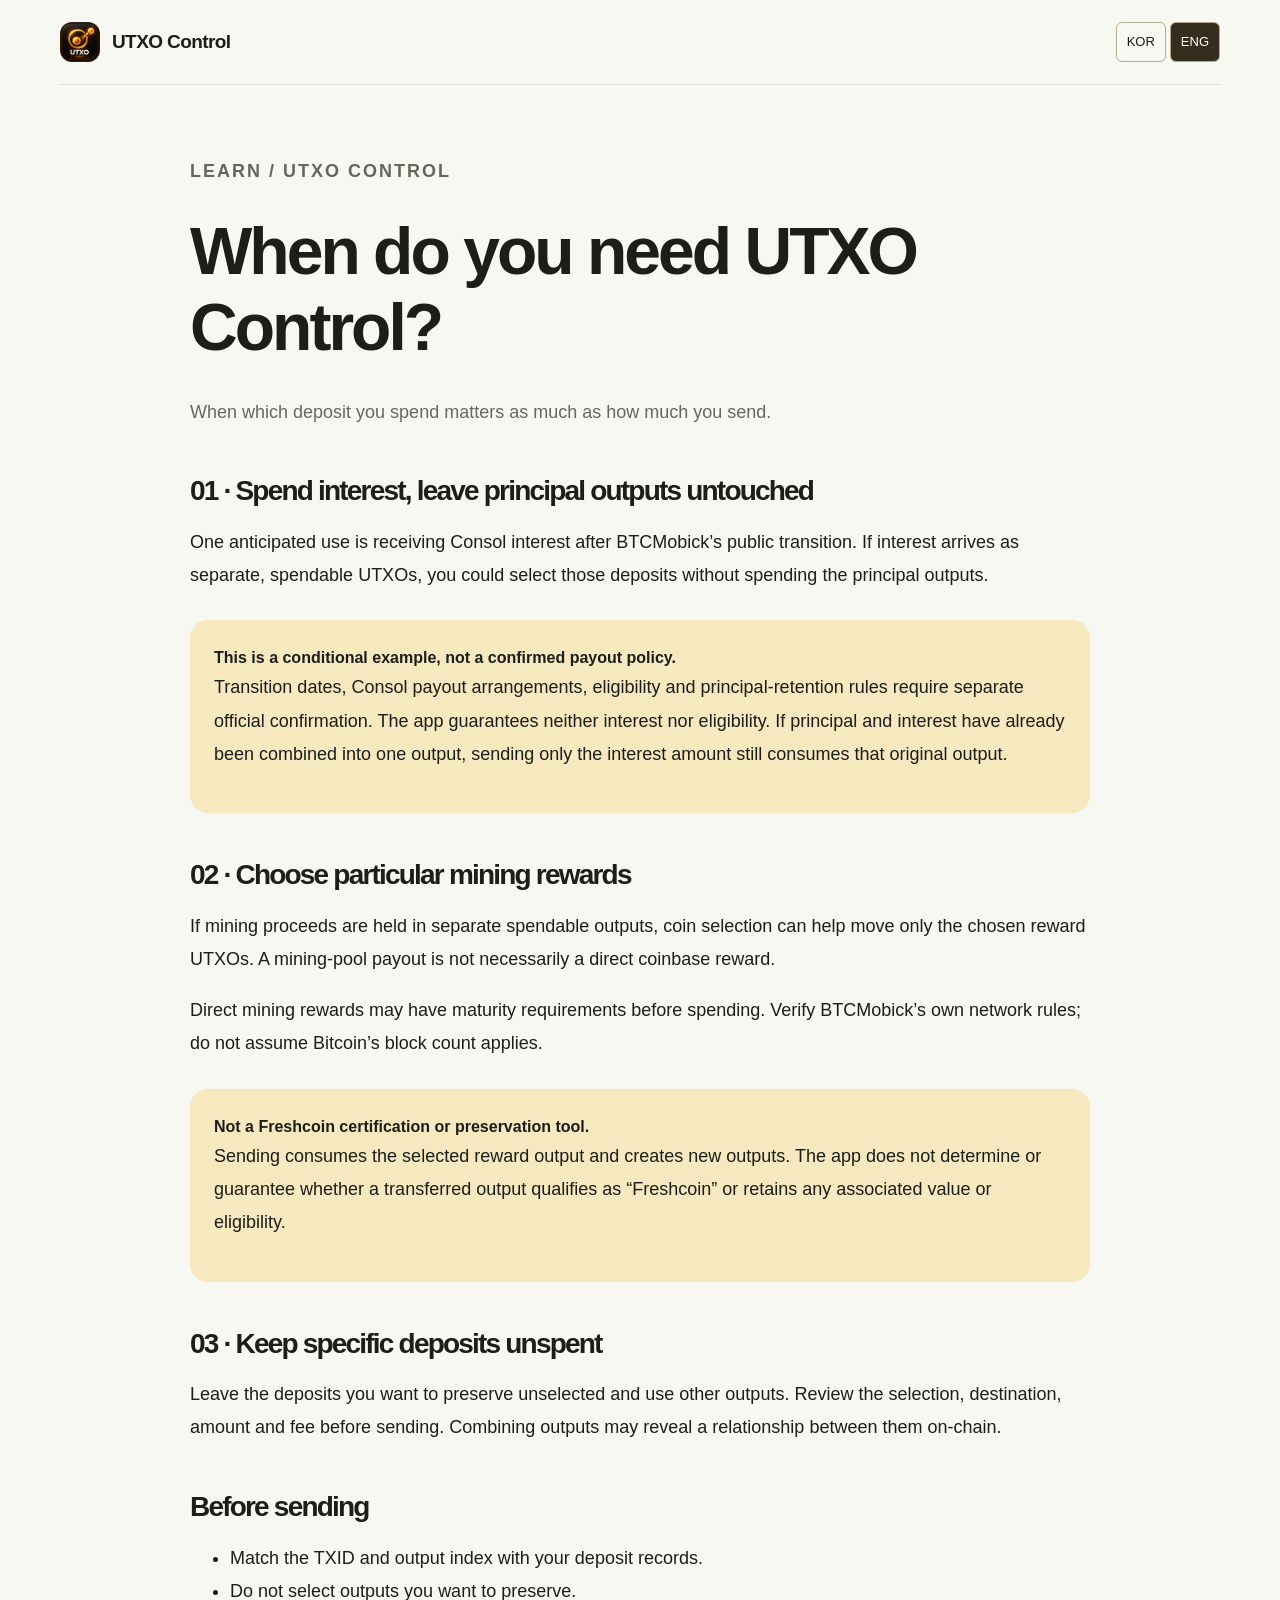
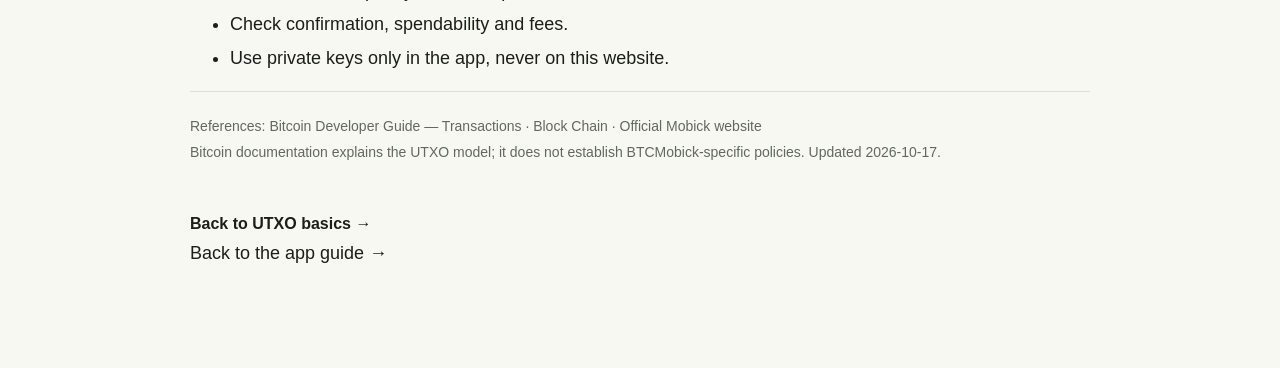
<file: use-cases-en.html>
<!doctype html>
<html lang="en"><head><meta charset="utf-8"><meta name="viewport" content="width=device-width, initial-scale=1"><title>When do you need UTXO Control? · UTXO Control</title><meta name="description" content="When which deposit you spend matters as much as how much you send."><link rel="canonical" href="https://utxo-control.runbickers.com/use-cases-en.html"><link rel="alternate" hreflang="ko" href="https://utxo-control.runbickers.com/use-cases.html"><link rel="icon" href="assets/icon.png"><link rel="stylesheet" href="style.css"><link rel="stylesheet" href="suggest.css"><link rel="stylesheet" href="learn.css"></head>
<body><a class="skip" href="#main">Skip to content</a><header class="learn-head wrap"><a class="brand" href="en.html"><img src="assets/icon.png" width="40" height="40" alt=""><span>UTXO Control</span></a><nav class="languages" aria-label="Language"><a href="use-cases.html" lang="ko">KOR</a><a href="use-cases-en.html" lang="en" aria-current="page">ENG</a></nav></header>
<main id="main" class="learn-page wrap"><p class="eyebrow">LEARN / UTXO CONTROL</p><h1>When do you need UTXO Control?</h1><p class="lead">When which deposit you spend matters as much as how much you send.</p><h2>01 · Spend interest, leave principal outputs untouched</h2><p>One anticipated use is receiving Consol interest after BTCMobick’s public transition. If interest arrives as separate, spendable UTXOs, you could select those deposits without spending the principal outputs.</p><aside class="learn-note"><strong>This is a conditional example, not a confirmed payout policy.</strong><p>Transition dates, Consol payout arrangements, eligibility and principal-retention rules require separate official confirmation. The app guarantees neither interest nor eligibility. If principal and interest have already been combined into one output, sending only the interest amount still consumes that original output.</p></aside><h2>02 · Choose particular mining rewards</h2><p>If mining proceeds are held in separate spendable outputs, coin selection can help move only the chosen reward UTXOs. A mining-pool payout is not necessarily a direct coinbase reward.</p><p>Direct mining rewards may have maturity requirements before spending. Verify BTCMobick’s own network rules; do not assume Bitcoin’s block count applies.</p><aside class="learn-note"><strong>Not a Freshcoin certification or preservation tool.</strong><p>Sending consumes the selected reward output and creates new outputs. The app does not determine or guarantee whether a transferred output qualifies as “Freshcoin” or retains any associated value or eligibility.</p></aside><h2>03 · Keep specific deposits unspent</h2><p>Leave the deposits you want to preserve unselected and use other outputs. Review the selection, destination, amount and fee before sending. Combining outputs may reveal a relationship between them on-chain.</p><h2>Before sending</h2><ul><li>Match the TXID and output index with your deposit records.</li><li>Do not select outputs you want to preserve.</li><li>Check confirmation, spendability and fees.</li><li>Use private keys only in the app, never on this website.</li></ul><p class="sources">References: <a href="https://developer.bitcoin.org/devguide/transactions.html">Bitcoin Developer Guide — Transactions</a> · <a href="https://developer.bitcoin.org/devguide/block_chain.html">Block Chain</a> · <a href="https://mobick.io/">Official Mobick website</a><br>Bitcoin documentation explains the UTXO model; it does not establish BTCMobick-specific policies. Updated 2026-10-17.</p><a class="next" href="utxo-en.html">Back to UTXO basics →</a><p><a href="en.html#guide">Back to the app guide →</a></p></main></body></html>
</file>
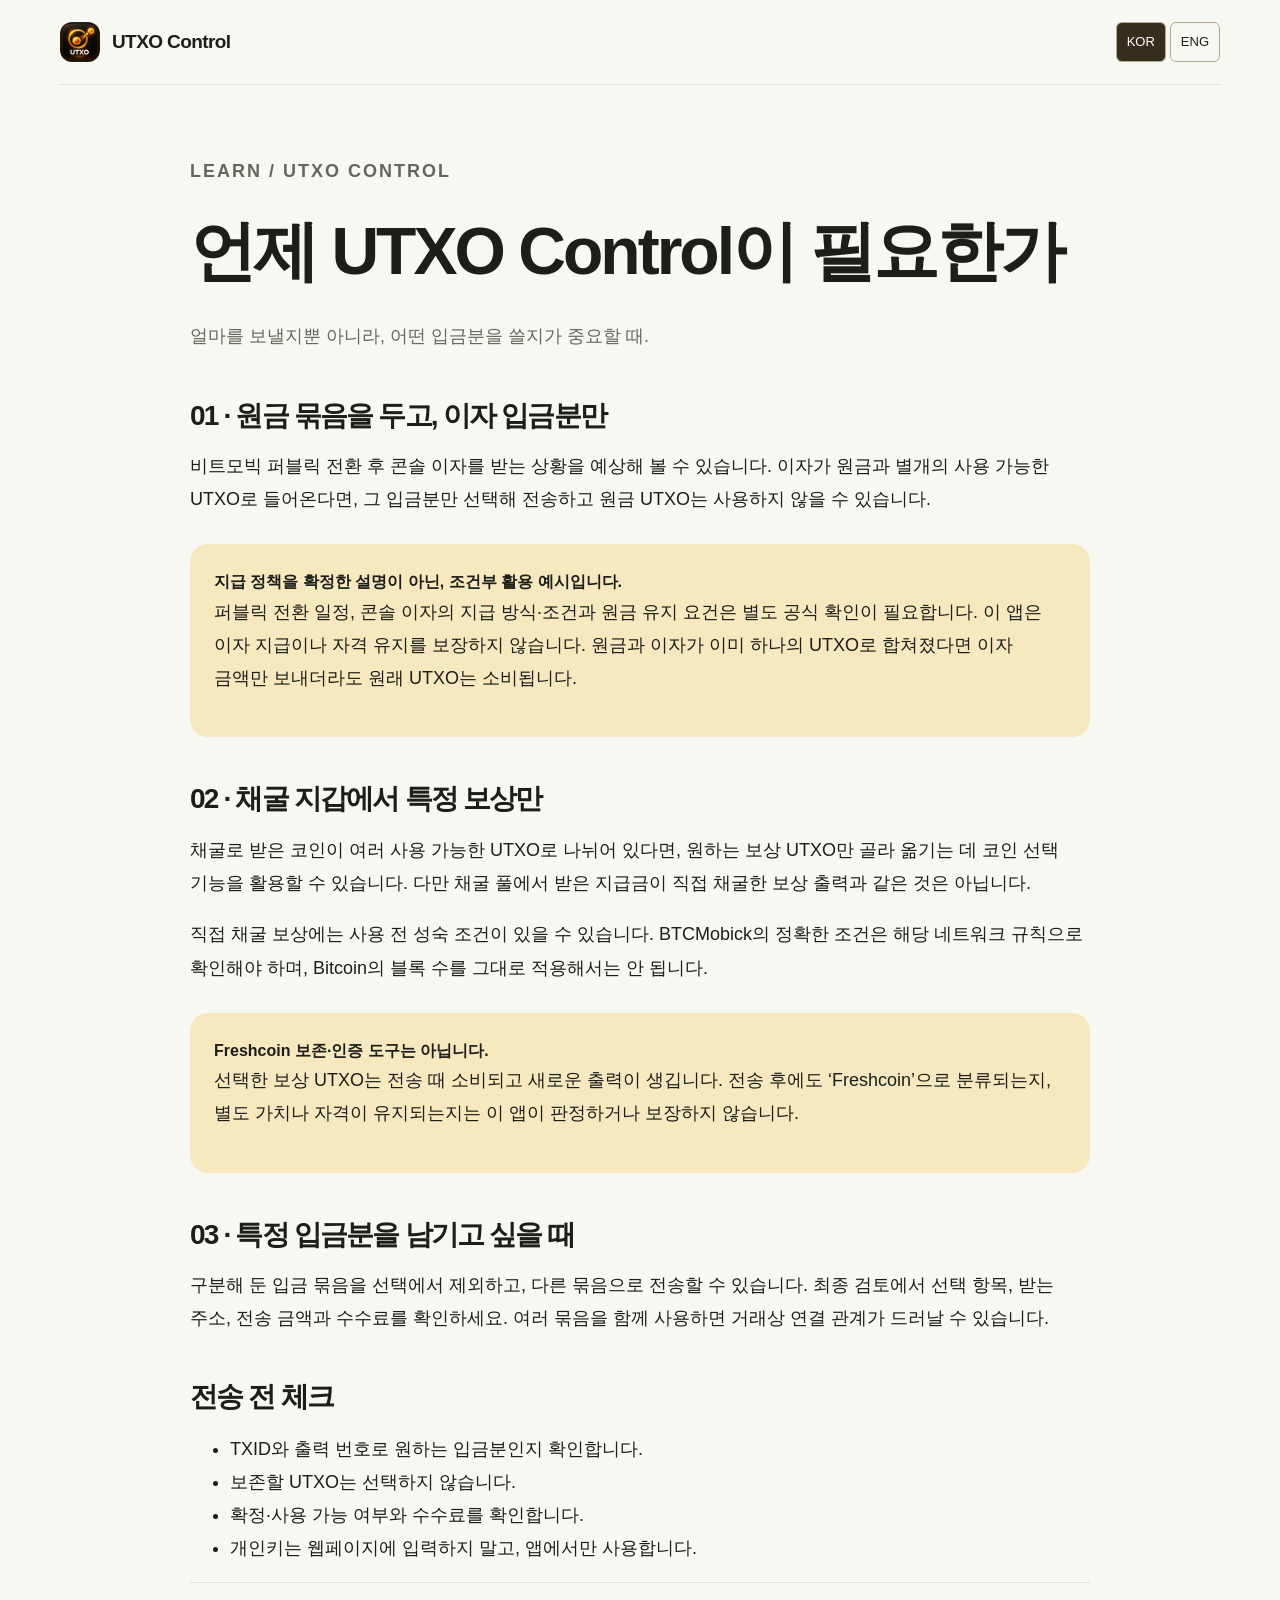
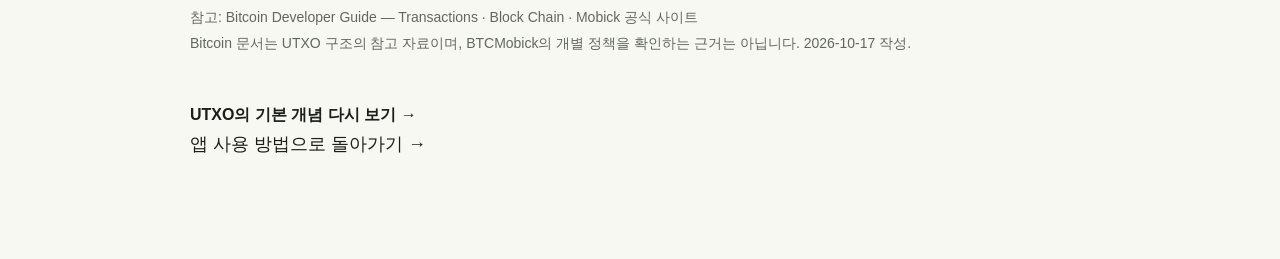
<file: use-cases.html>
<!doctype html>
<html lang="ko"><head><meta charset="utf-8"><meta name="viewport" content="width=device-width, initial-scale=1"><title>언제 UTXO Control이 필요한가 · UTXO Control</title><meta name="description" content="얼마를 보낼지뿐 아니라, 어떤 입금분을 쓸지가 중요할 때."><link rel="canonical" href="https://utxo-control.runbickers.com/use-cases.html"><link rel="alternate" hreflang="en" href="https://utxo-control.runbickers.com/use-cases-en.html"><link rel="icon" href="assets/icon.png"><link rel="stylesheet" href="style.css"><link rel="stylesheet" href="suggest.css"><link rel="stylesheet" href="learn.css"></head>
<body><a class="skip" href="#main">본문으로 바로가기</a><header class="learn-head wrap"><a class="brand" href="index.html"><img src="assets/icon.png" width="40" height="40" alt=""><span>UTXO Control</span></a><nav class="languages" aria-label="언어 선택"><a href="use-cases.html" lang="ko" aria-current="page">KOR</a><a href="use-cases-en.html" lang="en">ENG</a></nav></header>
<main id="main" class="learn-page wrap"><p class="eyebrow">LEARN / UTXO CONTROL</p><h1>언제 UTXO Control이 필요한가</h1><p class="lead">얼마를 보낼지뿐 아니라, 어떤 입금분을 쓸지가 중요할 때.</p><h2>01 · 원금 묶음을 두고, 이자 입금분만</h2><p>비트모빅 퍼블릭 전환 후 콘솔 이자를 받는 상황을 예상해 볼 수 있습니다. 이자가 원금과 별개의 사용 가능한 UTXO로 들어온다면, 그 입금분만 선택해 전송하고 원금 UTXO는 사용하지 않을 수 있습니다.</p><aside class="learn-note"><strong>지급 정책을 확정한 설명이 아닌, 조건부 활용 예시입니다.</strong><p>퍼블릭 전환 일정, 콘솔 이자의 지급 방식·조건과 원금 유지 요건은 별도 공식 확인이 필요합니다. 이 앱은 이자 지급이나 자격 유지를 보장하지 않습니다. 원금과 이자가 이미 하나의 UTXO로 합쳐졌다면 이자 금액만 보내더라도 원래 UTXO는 소비됩니다.</p></aside><h2>02 · 채굴 지갑에서 특정 보상만</h2><p>채굴로 받은 코인이 여러 사용 가능한 UTXO로 나뉘어 있다면, 원하는 보상 UTXO만 골라 옮기는 데 코인 선택 기능을 활용할 수 있습니다. 다만 채굴 풀에서 받은 지급금이 직접 채굴한 보상 출력과 같은 것은 아닙니다.</p><p>직접 채굴 보상에는 사용 전 성숙 조건이 있을 수 있습니다. BTCMobick의 정확한 조건은 해당 네트워크 규칙으로 확인해야 하며, Bitcoin의 블록 수를 그대로 적용해서는 안 됩니다.</p><aside class="learn-note"><strong>Freshcoin 보존·인증 도구는 아닙니다.</strong><p>선택한 보상 UTXO는 전송 때 소비되고 새로운 출력이 생깁니다. 전송 후에도 ‘Freshcoin’으로 분류되는지, 별도 가치나 자격이 유지되는지는 이 앱이 판정하거나 보장하지 않습니다.</p></aside><h2>03 · 특정 입금분을 남기고 싶을 때</h2><p>구분해 둔 입금 묶음을 선택에서 제외하고, 다른 묶음으로 전송할 수 있습니다. 최종 검토에서 선택 항목, 받는 주소, 전송 금액과 수수료를 확인하세요. 여러 묶음을 함께 사용하면 거래상 연결 관계가 드러날 수 있습니다.</p><h2>전송 전 체크</h2><ul><li>TXID와 출력 번호로 원하는 입금분인지 확인합니다.</li><li>보존할 UTXO는 선택하지 않습니다.</li><li>확정·사용 가능 여부와 수수료를 확인합니다.</li><li>개인키는 웹페이지에 입력하지 말고, 앱에서만 사용합니다.</li></ul><p class="sources">참고: <a href="https://developer.bitcoin.org/devguide/transactions.html">Bitcoin Developer Guide — Transactions</a> · <a href="https://developer.bitcoin.org/devguide/block_chain.html">Block Chain</a> · <a href="https://mobick.io/">Mobick 공식 사이트</a><br>Bitcoin 문서는 UTXO 구조의 참고 자료이며, BTCMobick의 개별 정책을 확인하는 근거는 아닙니다. 2026-10-17 작성.</p><a class="next" href="utxo.html">UTXO의 기본 개념 다시 보기 →</a><p><a href="index.html#guide">앱 사용 방법으로 돌아가기 →</a></p></main></body></html>
</file>
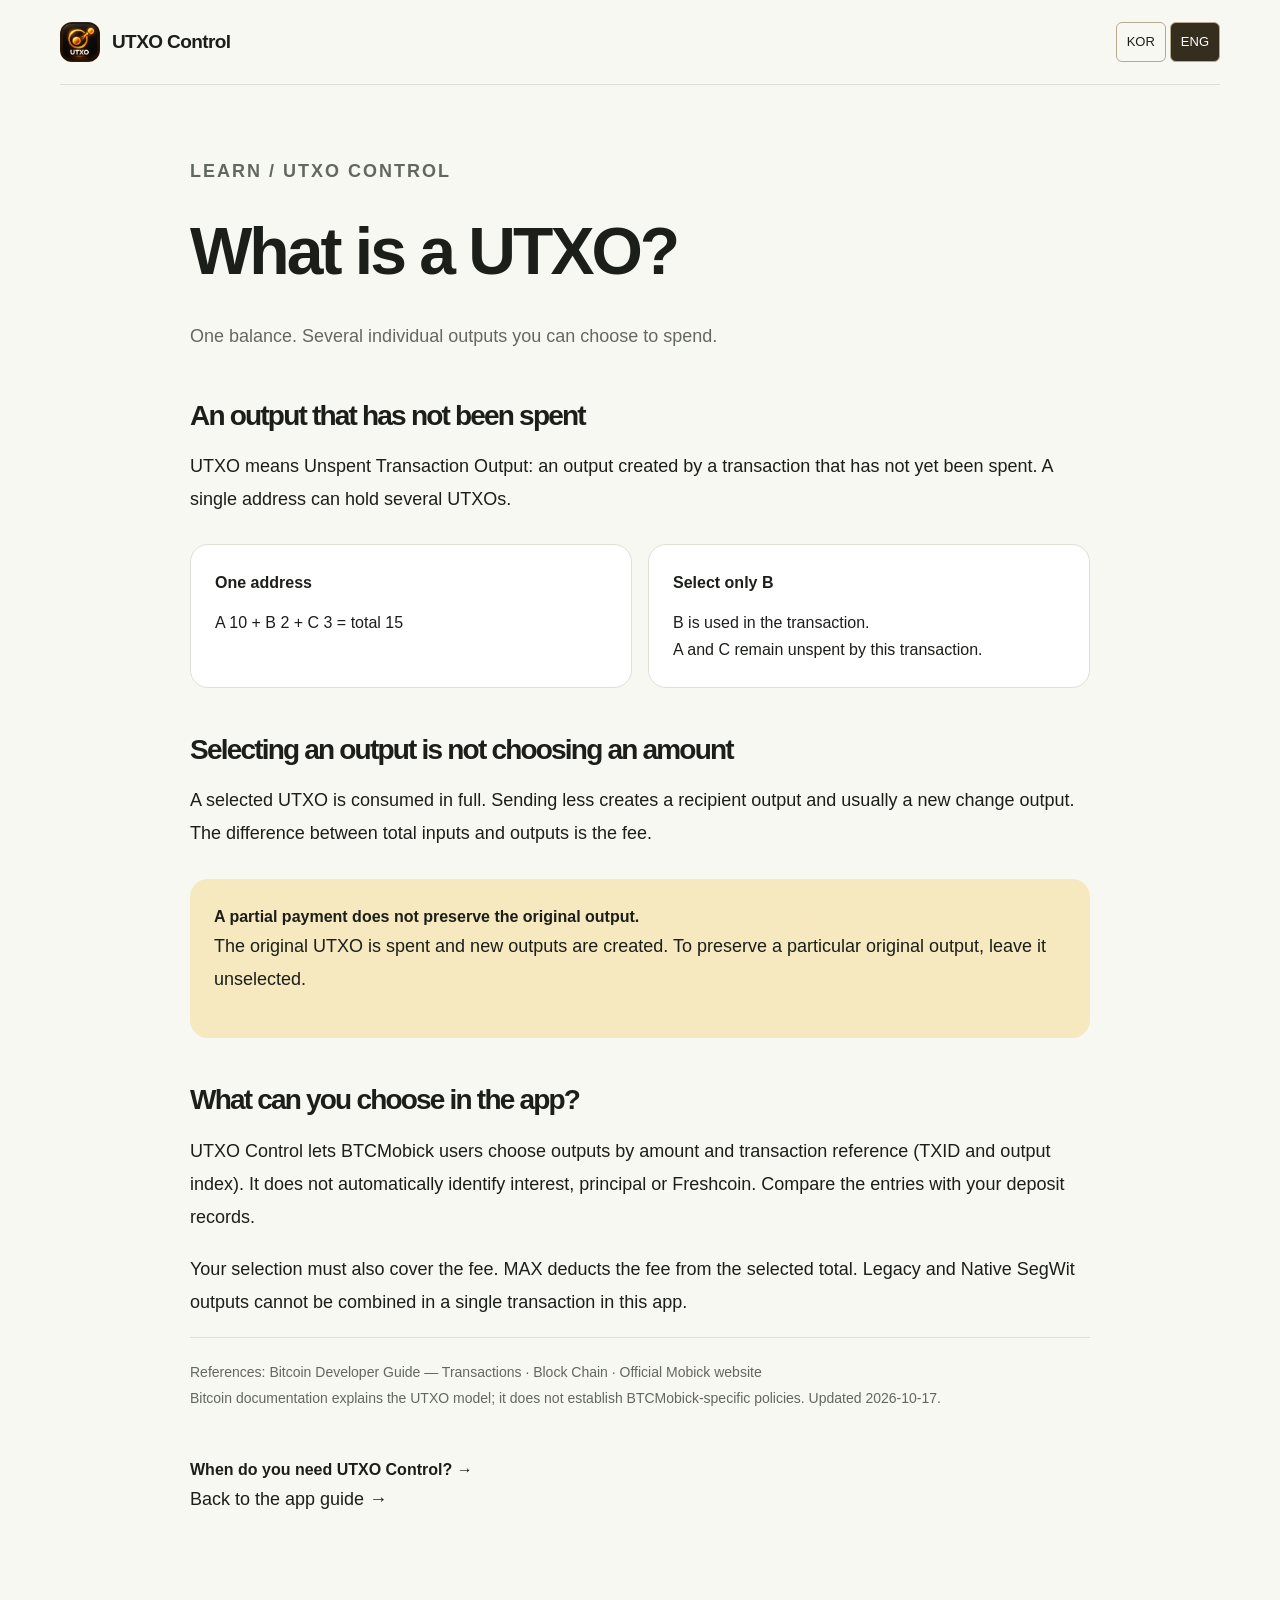
<file: utxo-en.html>
<!doctype html>
<html lang="en"><head><meta charset="utf-8"><meta name="viewport" content="width=device-width, initial-scale=1"><title>What is a UTXO? · UTXO Control</title><meta name="description" content="One balance. Several individual outputs you can choose to spend."><link rel="canonical" href="https://utxo-control.runbickers.com/utxo-en.html"><link rel="alternate" hreflang="ko" href="https://utxo-control.runbickers.com/utxo.html"><link rel="icon" href="assets/icon.png"><link rel="stylesheet" href="style.css"><link rel="stylesheet" href="suggest.css"><link rel="stylesheet" href="learn.css"></head>
<body><a class="skip" href="#main">Skip to content</a><header class="learn-head wrap"><a class="brand" href="en.html"><img src="assets/icon.png" width="40" height="40" alt=""><span>UTXO Control</span></a><nav class="languages" aria-label="Language"><a href="utxo.html" lang="ko">KOR</a><a href="utxo-en.html" lang="en" aria-current="page">ENG</a></nav></header>
<main id="main" class="learn-page wrap"><p class="eyebrow">LEARN / UTXO CONTROL</p><h1>What is a UTXO?</h1><p class="lead">One balance. Several individual outputs you can choose to spend.</p><h2>An output that has not been spent</h2><p>UTXO means Unspent Transaction Output: an output created by a transaction that has not yet been spent. A single address can hold several UTXOs.</p><div class="learn-diagram"><div><strong>One address</strong>A 10 + B 2 + C 3 = total 15</div><div><strong>Select only B</strong>B is used in the transaction.<br>A and C remain unspent by this transaction.</div></div><h2>Selecting an output is not choosing an amount</h2><p>A selected UTXO is consumed in full. Sending less creates a recipient output and usually a new change output. The difference between total inputs and outputs is the fee.</p><aside class="learn-note"><strong>A partial payment does not preserve the original output.</strong><p>The original UTXO is spent and new outputs are created. To preserve a particular original output, leave it unselected.</p></aside><h2>What can you choose in the app?</h2><p>UTXO Control lets BTCMobick users choose outputs by amount and transaction reference (TXID and output index). It does not automatically identify interest, principal or Freshcoin. Compare the entries with your deposit records.</p><p>Your selection must also cover the fee. MAX deducts the fee from the selected total. Legacy and Native SegWit outputs cannot be combined in a single transaction in this app.</p><p class="sources">References: <a href="https://developer.bitcoin.org/devguide/transactions.html">Bitcoin Developer Guide — Transactions</a> · <a href="https://developer.bitcoin.org/devguide/block_chain.html">Block Chain</a> · <a href="https://mobick.io/">Official Mobick website</a><br>Bitcoin documentation explains the UTXO model; it does not establish BTCMobick-specific policies. Updated 2026-10-17.</p><a class="next" href="use-cases-en.html">When do you need UTXO Control? →</a><p><a href="en.html#guide">Back to the app guide →</a></p></main></body></html>
</file>
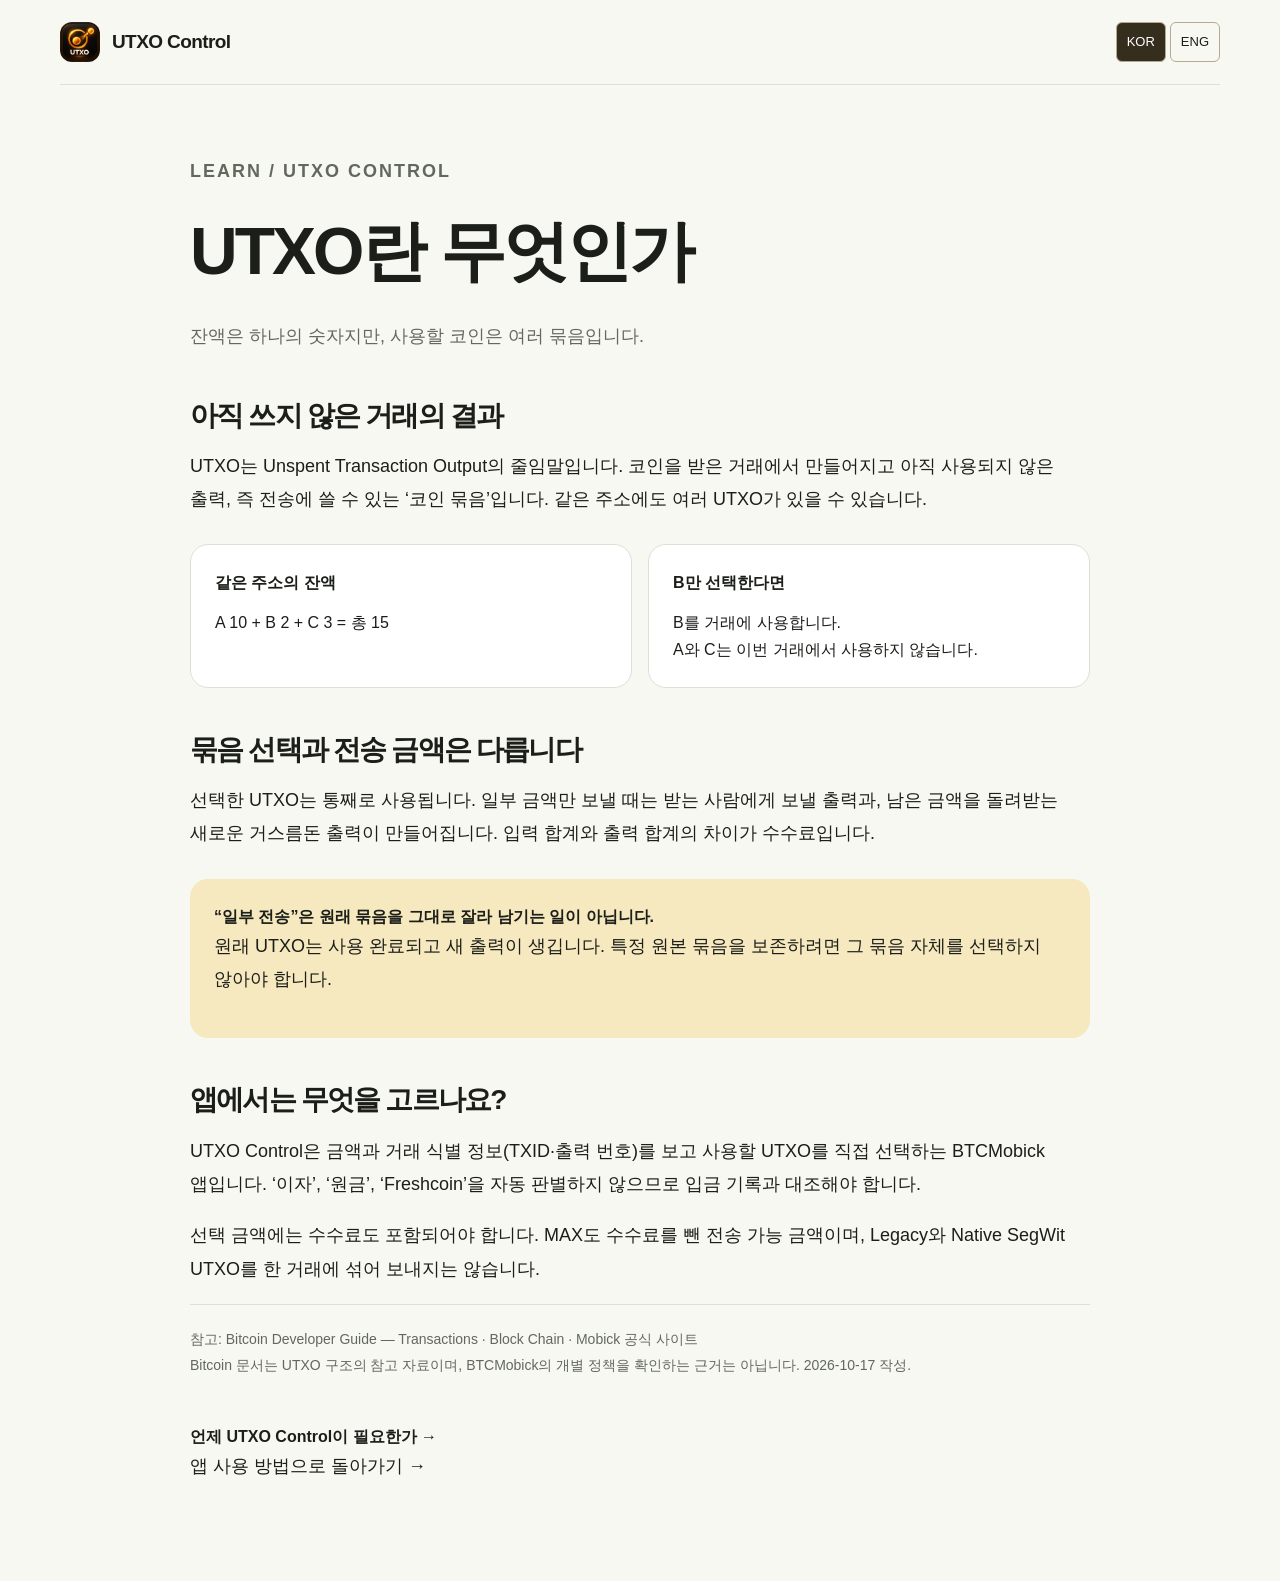
<file: utxo.html>
<!doctype html>
<html lang="ko"><head><meta charset="utf-8"><meta name="viewport" content="width=device-width, initial-scale=1"><title>UTXO란 무엇인가 · UTXO Control</title><meta name="description" content="잔액은 하나의 숫자지만, 사용할 코인은 여러 묶음입니다."><link rel="canonical" href="https://utxo-control.runbickers.com/utxo.html"><link rel="alternate" hreflang="en" href="https://utxo-control.runbickers.com/utxo-en.html"><link rel="icon" href="assets/icon.png"><link rel="stylesheet" href="style.css"><link rel="stylesheet" href="suggest.css"><link rel="stylesheet" href="learn.css"></head>
<body><a class="skip" href="#main">본문으로 바로가기</a><header class="learn-head wrap"><a class="brand" href="index.html"><img src="assets/icon.png" width="40" height="40" alt=""><span>UTXO Control</span></a><nav class="languages" aria-label="언어 선택"><a href="utxo.html" lang="ko" aria-current="page">KOR</a><a href="utxo-en.html" lang="en">ENG</a></nav></header>
<main id="main" class="learn-page wrap"><p class="eyebrow">LEARN / UTXO CONTROL</p><h1>UTXO란 무엇인가</h1><p class="lead">잔액은 하나의 숫자지만, 사용할 코인은 여러 묶음입니다.</p><h2>아직 쓰지 않은 거래의 결과</h2><p>UTXO는 Unspent Transaction Output의 줄임말입니다. 코인을 받은 거래에서 만들어지고 아직 사용되지 않은 출력, 즉 전송에 쓸 수 있는 ‘코인 묶음’입니다. 같은 주소에도 여러 UTXO가 있을 수 있습니다.</p><div class="learn-diagram"><div><strong>같은 주소의 잔액</strong>A 10 + B 2 + C 3 = 총 15</div><div><strong>B만 선택한다면</strong>B를 거래에 사용합니다.<br>A와 C는 이번 거래에서 사용하지 않습니다.</div></div><h2>묶음 선택과 전송 금액은 다릅니다</h2><p>선택한 UTXO는 통째로 사용됩니다. 일부 금액만 보낼 때는 받는 사람에게 보낼 출력과, 남은 금액을 돌려받는 새로운 거스름돈 출력이 만들어집니다. 입력 합계와 출력 합계의 차이가 수수료입니다.</p><aside class="learn-note"><strong>“일부 전송”은 원래 묶음을 그대로 잘라 남기는 일이 아닙니다.</strong><p>원래 UTXO는 사용 완료되고 새 출력이 생깁니다. 특정 원본 묶음을 보존하려면 그 묶음 자체를 선택하지 않아야 합니다.</p></aside><h2>앱에서는 무엇을 고르나요?</h2><p>UTXO Control은 금액과 거래 식별 정보(TXID·출력 번호)를 보고 사용할 UTXO를 직접 선택하는 BTCMobick 앱입니다. ‘이자’, ‘원금’, ‘Freshcoin’을 자동 판별하지 않으므로 입금 기록과 대조해야 합니다.</p><p>선택 금액에는 수수료도 포함되어야 합니다. MAX도 수수료를 뺀 전송 가능 금액이며, Legacy와 Native SegWit UTXO를 한 거래에 섞어 보내지는 않습니다.</p><p class="sources">참고: <a href="https://developer.bitcoin.org/devguide/transactions.html">Bitcoin Developer Guide — Transactions</a> · <a href="https://developer.bitcoin.org/devguide/block_chain.html">Block Chain</a> · <a href="https://mobick.io/">Mobick 공식 사이트</a><br>Bitcoin 문서는 UTXO 구조의 참고 자료이며, BTCMobick의 개별 정책을 확인하는 근거는 아닙니다. 2026-10-17 작성.</p><a class="next" href="use-cases.html">언제 UTXO Control이 필요한가 →</a><p><a href="index.html#guide">앱 사용 방법으로 돌아가기 →</a></p></main></body></html>
</file>
<file: style.css>
:root{--ink:#1b1e19;--muted:#62685e;--paper:#f8f8f2;--gold:#eec56c;--line:#dedfd5}*{box-sizing:border-box}html{scroll-behavior:smooth;scroll-padding-top:30px}body{margin:0;background:var(--paper);color:var(--ink);font-family:Arial,"Noto Sans KR","Malgun Gothic",sans-serif;line-height:1.7;word-break:keep-all}a{color:inherit;text-decoration:none}a:hover{text-decoration:underline;text-underline-offset:5px}a:focus-visible,summary:focus-visible{outline:3px solid #aa691a;outline-offset:6px}img{display:block;max-width:100%;height:auto}.wrap{width:min(1160px,calc(100% - 64px));margin:auto}.skip{position:absolute;top:-100px;padding:12px;background:white;z-index:5}.skip:focus{top:0}.header{display:flex;justify-content:space-between;align-items:center;padding:25px 0;border-bottom:1px solid var(--line)}.brand{display:flex;align-items:center;gap:12px;font-size:19px;font-weight:750;letter-spacing:-.6px}.brand img{border-radius:12px}.header nav{display:flex;gap:30px;font-size:14px}.hero{display:grid;grid-template-columns:1.12fr 1fr;align-items:center;gap:30px;padding:75px 0 80px;min-height:760px}.eyebrow{font-size:11px;font-weight:700;letter-spacing:2px;margin:0 0 26px;color:var(--muted)}h1{font-size:clamp(48px,5.2vw,72px);line-height:1.2;letter-spacing:-3.5px;margin:0 0 28px}h1 em{font-style:normal;color:#a06a17}.lead{font-size:18px;color:#64695f;line-height:1.85;margin:0 0 28px}.actions{display:flex;flex-wrap:wrap;align-items:center;gap:24px}.button{display:inline-flex;align-items:center;justify-content:space-between;gap:25px;padding:15px 23px;border-radius:7px;font-weight:700;font-size:14px;transition:transform .2s,background .2s}.button:hover{transform:translateY(-2px);text-decoration:none;background:#f7d48a}.gold{background:var(--gold);color:#292216}.text-link{font-size:13px}.release{font-size:11px;color:var(--muted);margin:17px 0 0}.release span{display:block;color:#7e8278}.hero-visual{position:relative;display:flex;flex-direction:column;align-items:center;justify-content:center;min-height:580px;isolation:isolate}.device{width:260px;border:7px solid #282a26;border-radius:32px;overflow:hidden;box-shadow:0 30px 65px #22241a21;background:#f5f0fb}.hero-visual .device{transform:rotate(5deg)}.orbit{position:absolute;border:1px solid #d6d7c8;border-radius:50%;z-index:-1;width:440px;height:440px}.orbit-two{width:530px;height:530px;border-style:dashed;border-color:#e2e2d7}.visual-caption{font-size:11px;margin-top:35px;color:var(--muted)}.visual-caption span{display:inline-block;width:6px;height:6px;border-radius:50%;background:#9a7d39;margin-right:6px}.facts{border-block:1px solid var(--line)}.fact-row{display:flex;justify-content:space-between;padding:24px 0;color:#5a6055;font-size:13px}.fact-row span:before{content:'+';margin-right:15px;color:#9e7d3d}.section{padding:105px 0}h2{font-size:clamp(28px,3.1vw,42px);line-height:1.4;letter-spacing:-1.8px;margin:0 0 25px}h3{font-size:20px;letter-spacing:-.7px;line-height:1.5;margin:0 0 12px}p{margin:0 0 18px}.split{display:grid;grid-template-columns:1fr 1fr;gap:80px}.split p{font-size:15px;color:var(--muted)}.concept{position:relative;display:grid;grid-template-columns:1fr auto 1fr;gap:55px;align-items:center;border:1px solid var(--line);border-radius:12px;padding:42px;margin-top:35px;background:#f0f1e9}.tiny{display:block;font-size:10px;letter-spacing:1px;color:var(--muted);margin-bottom:8px}.concept strong{font-size:17px}.coins{display:flex;gap:9px;margin-top:20px;flex-wrap:wrap}.coin{padding:10px 15px;border:1px solid #cbcec0;border-radius:5px;font-size:12px;color:#797f72}.coin.chosen{background:#e4e8d8;border-color:#7f8b6a;color:#3a4731}.coin b{margin-left:10px}.arrow{font-size:30px;color:#8e967f}.concept p{font-size:13px;margin:15px 0 0;color:var(--muted)}.example{position:absolute;right:18px;bottom:10px;font-size:10px;color:var(--muted)}.guide{background:#eaece2}.section-intro{color:var(--muted);font-size:15px}.guide-layout{display:grid;grid-template-columns:1fr 1.3fr;gap:85px;margin-top:55px;align-items:center}figure{margin:0;display:flex;flex-direction:column;align-items:center}.light{transform:rotate(-3deg);border-color:#45493e;width:270px}figcaption{max-width:300px;font-size:11px;color:var(--muted);text-align:center;margin:25px 0 0;line-height:1.8}.steps{list-style:none;padding:0;margin:0}.steps li{display:flex;gap:27px;padding:25px 0;border-top:1px solid #cdd1c1}.steps li:last-child{padding-bottom:0}.steps li>span{font-size:12px;font-weight:bold;color:#7b826f;padding-top:5px}.steps p{color:var(--muted);font-size:14px;line-height:1.9;margin:0}.safety-grid{display:grid;grid-template-columns:repeat(3,1fr);gap:40px;margin-top:40px}.safety-grid article{border-top:1px solid #c8cbbe;padding-top:25px}.safety-grid article>span{color:#9c7b35;font-size:12px}.safety-grid h3{font-size:18px;margin-top:20px}.safety-grid p{color:var(--muted);font-size:14px}.faq{border-top:1px solid var(--line);padding-top:75px}.faq h2{margin-bottom:40px}details{border-bottom:1px solid var(--line);padding:21px 0}summary{cursor:pointer;font-size:16px;font-weight:650;list-style:none;display:flex;justify-content:space-between;gap:20px}summary:after{content:'+';font-size:22px;font-weight:400}details[open] summary:after{content:'−'}summary::-webkit-details-marker{display:none}details p{max-width:850px;color:var(--muted);font-size:14px;margin:18px 0 0}.closing{background:#191d18;color:#f3f3e9;text-align:center;padding:75px 0 85px}.closing img{border-radius:18px;margin:0 auto 25px}.closing .eyebrow{color:#b6bba9;margin-bottom:18px}.closing h2{font-size:39px}.closing p:not(.eyebrow){font-size:14px;color:#c0c5b8;margin-bottom:25px}footer{display:flex;justify-content:space-between;gap:30px;padding:35px 0 40px;font-size:11px}footer strong{font-size:14px;letter-spacing:1px}footer strong span{font-weight:400;color:var(--muted);font-size:10px}footer p{color:var(--muted);margin:8px 0 0}footer nav{display:flex;gap:20px;flex-wrap:wrap;align-content:start;color:var(--muted)}@media(max-width:900px){.hero{gap:15px}.orbit{width:330px;height:330px}.orbit-two{width:390px;height:390px}.device{width:230px}.split{gap:35px}.guide-layout{gap:40px}.concept{gap:25px;padding:30px}.safety-grid{gap:24px}footer{flex-direction:column}}@media(max-width:640px){.wrap{width:calc(100% - 40px)}.header{padding:20px 0;align-items:center}.brand{font-size:15px;gap:8px}.brand img{width:32px;height:32px}.header nav{gap:15px;font-size:11px}.header nav a:nth-child(2){display:none}.hero{grid-template-columns:1fr;padding:45px 0 35px;gap:25px;min-height:0}h1{font-size:54px;letter-spacing:-2.8px}.eyebrow{font-size:9px;margin-bottom:22px}.lead{font-size:16px}.actions{gap:20px}.release span{display:inline;margin-left:6px}.hero-visual{min-height:495px;overflow:hidden;margin:0 -20px}.hero-visual .device{width:230px}.orbit{width:300px;height:300px}.orbit-two{width:370px;height:370px}.visual-caption{margin-top:25px}.fact-row{display:grid;grid-template-columns:1fr 1fr;gap:15px;font-size:11px;padding:23px 0}.section{padding:65px 0}.split{grid-template-columns:1fr;gap:10px}h2{font-size:30px;letter-spacing:-1.2px}.concept{grid-template-columns:1fr;gap:15px;padding:28px 22px 35px}.arrow{transform:rotate(90deg);justify-self:start;line-height:1}.concept strong{font-size:16px}.guide-layout{grid-template-columns:1fr;gap:35px;margin-top:35px}.steps{order:-1}.steps li{gap:18px;padding:22px 0}.steps h3{font-size:18px}.light{width:235px}.safety-grid{grid-template-columns:1fr;gap:20px;margin-top:20px}.safety-grid h3{margin-top:10px}summary{font-size:14px}.closing h2{font-size:31px}footer nav{gap:13px 20px}.desktop{display:none}}@media(prefers-reduced-motion:reduce){html{scroll-behavior:auto}.button{transition:none}}
</file>
<file: suggest.css>
.header nav{align-items:center}
.header{flex-wrap:wrap;gap:16px}.languages{display:flex;gap:4px;align-items:center}.languages a{padding:8px 10px;border:1px solid #b6aa8e;border-radius:6px;text-decoration:none;font-size:13px}.languages a[aria-current=page]{background:#352d1e;color:#fff}.languages a:focus-visible{outline:3px solid #aa691a;outline-offset:3px}
.suggest-button{border:1px solid #b6aa8e;background:#f0e8d7;color:#352d1e;border-radius:7px;padding:9px 15px;font:inherit;font-weight:700;cursor:pointer;white-space:nowrap}
.suggest-button:hover{background:#eec56c}
.suggest-button:focus-visible{outline:3px solid #aa691a;outline-offset:4px}
@media(max-width:640px){.header nav{gap:12px}.header nav a:nth-child(3){display:none}.suggest-button{padding:8px 10px}}
</file>
<file: key-notice.css>
.key-notice{padding:36px;border:1px solid #cdd1c1;border-radius:16px;background:#f8f8f2;box-shadow:0 18px 40px #22241a0c}
.key-notice h3{font-size:28px;line-height:1.45;margin-bottom:24px}
.key-notice p:not(.eyebrow){font-size:14px;color:var(--muted)}
.key-notice .key-reminder{border-top:1px solid var(--line);padding-top:18px;margin-bottom:0}
@media(max-width:640px){.key-notice{padding:26px}.key-notice h3{font-size:24px}}
.guide-layout{display:flex;flex-direction:column;align-items:stretch;gap:40px}
.guide-layout .steps{order:0}
.guide-screens{display:grid;grid-template-columns:repeat(2,minmax(0,1fr));gap:28px;max-width:650px;width:100%;margin:0 auto;align-items:start}
.screen-frame{width:100%;max-width:270px;border:5px solid #45493e;border-radius:24px;overflow:hidden;background:#faf8ff;box-shadow:0 18px 40px #22241a14}
.screen-frame img{width:100%;height:auto}
.wif-crop{aspect-ratio:1080/1140}
.guide-screens figcaption{margin-top:16px}
@media(max-width:640px){.guide-screens{gap:14px}.screen-frame{border-width:3px;border-radius:16px}.guide-screens figcaption{font-size:10px}}
</file>
<file: learn.css>
.learn-links{display:grid;grid-template-columns:1fr 1fr;gap:20px;margin:30px 0 70px}.learn-links a{display:block;padding:30px;border:1px solid #dedfd5;border-radius:20px;text-decoration:none;background:#fff;color:#1b1e19}.learn-links strong{display:block;font-size:24px;margin:12px 0}.learn-links a:hover{border-color:#96702b}.learn-page{max-width:900px;padding-top:70px;padding-bottom:80px}.learn-page h1{font-size:clamp(36px,6vw,66px);line-height:1.15;letter-spacing:-.045em;margin:20px 0 30px}.learn-page h2{font-size:28px;margin:42px 0 15px}.learn-page p,.learn-page li{font-size:18px;line-height:1.85}.learn-page a{text-underline-offset:4px}.learn-note{background:#f6e8bf;border-radius:18px;padding:24px;margin:28px 0}.learn-diagram{display:grid;grid-template-columns:1fr 1fr;gap:16px;margin:28px 0}.learn-diagram div{padding:24px;border:1px solid #dedfd5;border-radius:18px;background:white}.learn-diagram strong{display:block;margin-bottom:12px}.learn-page .sources{font-size:14px;color:#62685e;border-top:1px solid #dedfd5;padding-top:22px}.learn-page .next{display:inline-block;margin-top:26px;font-weight:700}.learn-head{display:flex;justify-content:space-between;gap:20px;align-items:center;padding-top:22px;padding-bottom:22px;border-bottom:1px solid #dedfd5}.learn-head .languages{white-space:nowrap}@media(max-width:640px){.learn-links,.learn-diagram{grid-template-columns:1fr}.learn-page{padding-top:40px}.learn-links a{padding:24px}.learn-page h2{font-size:24px}.learn-head .brand{font-size:16px}}
</file>
